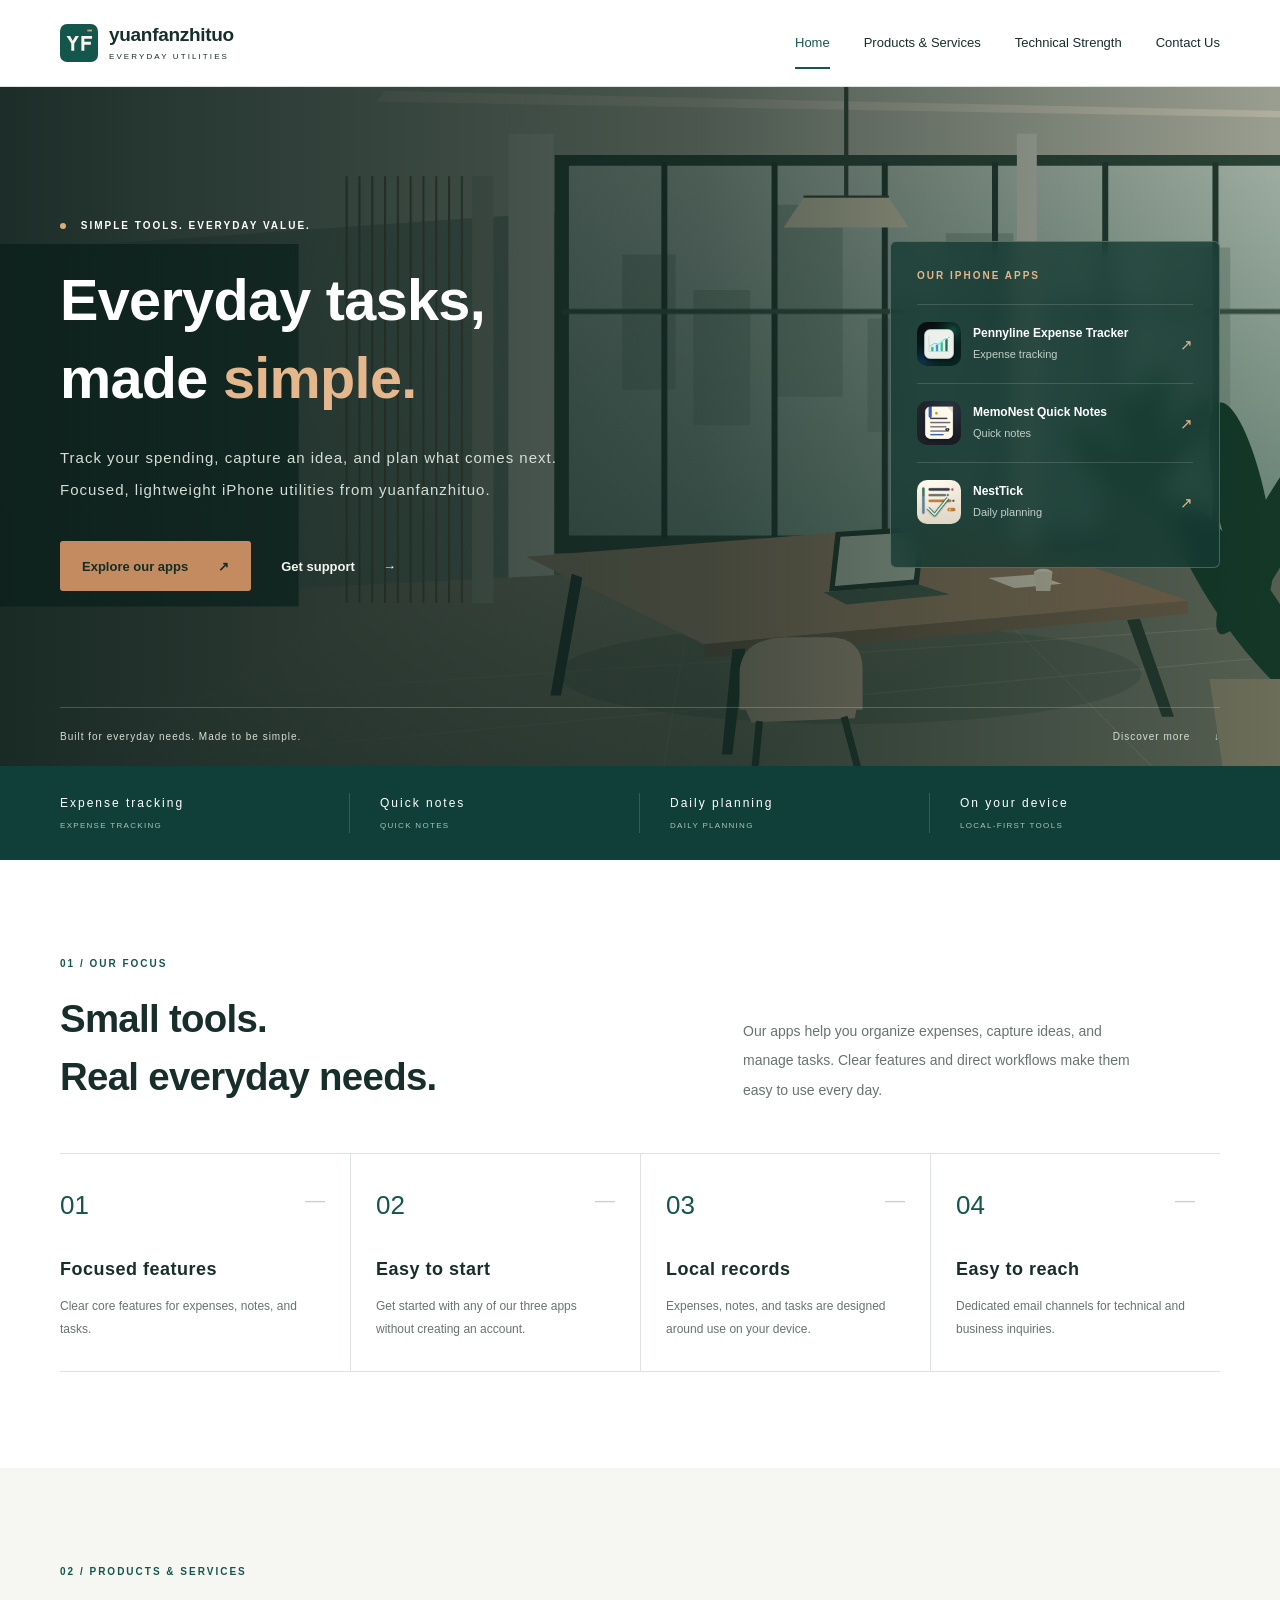
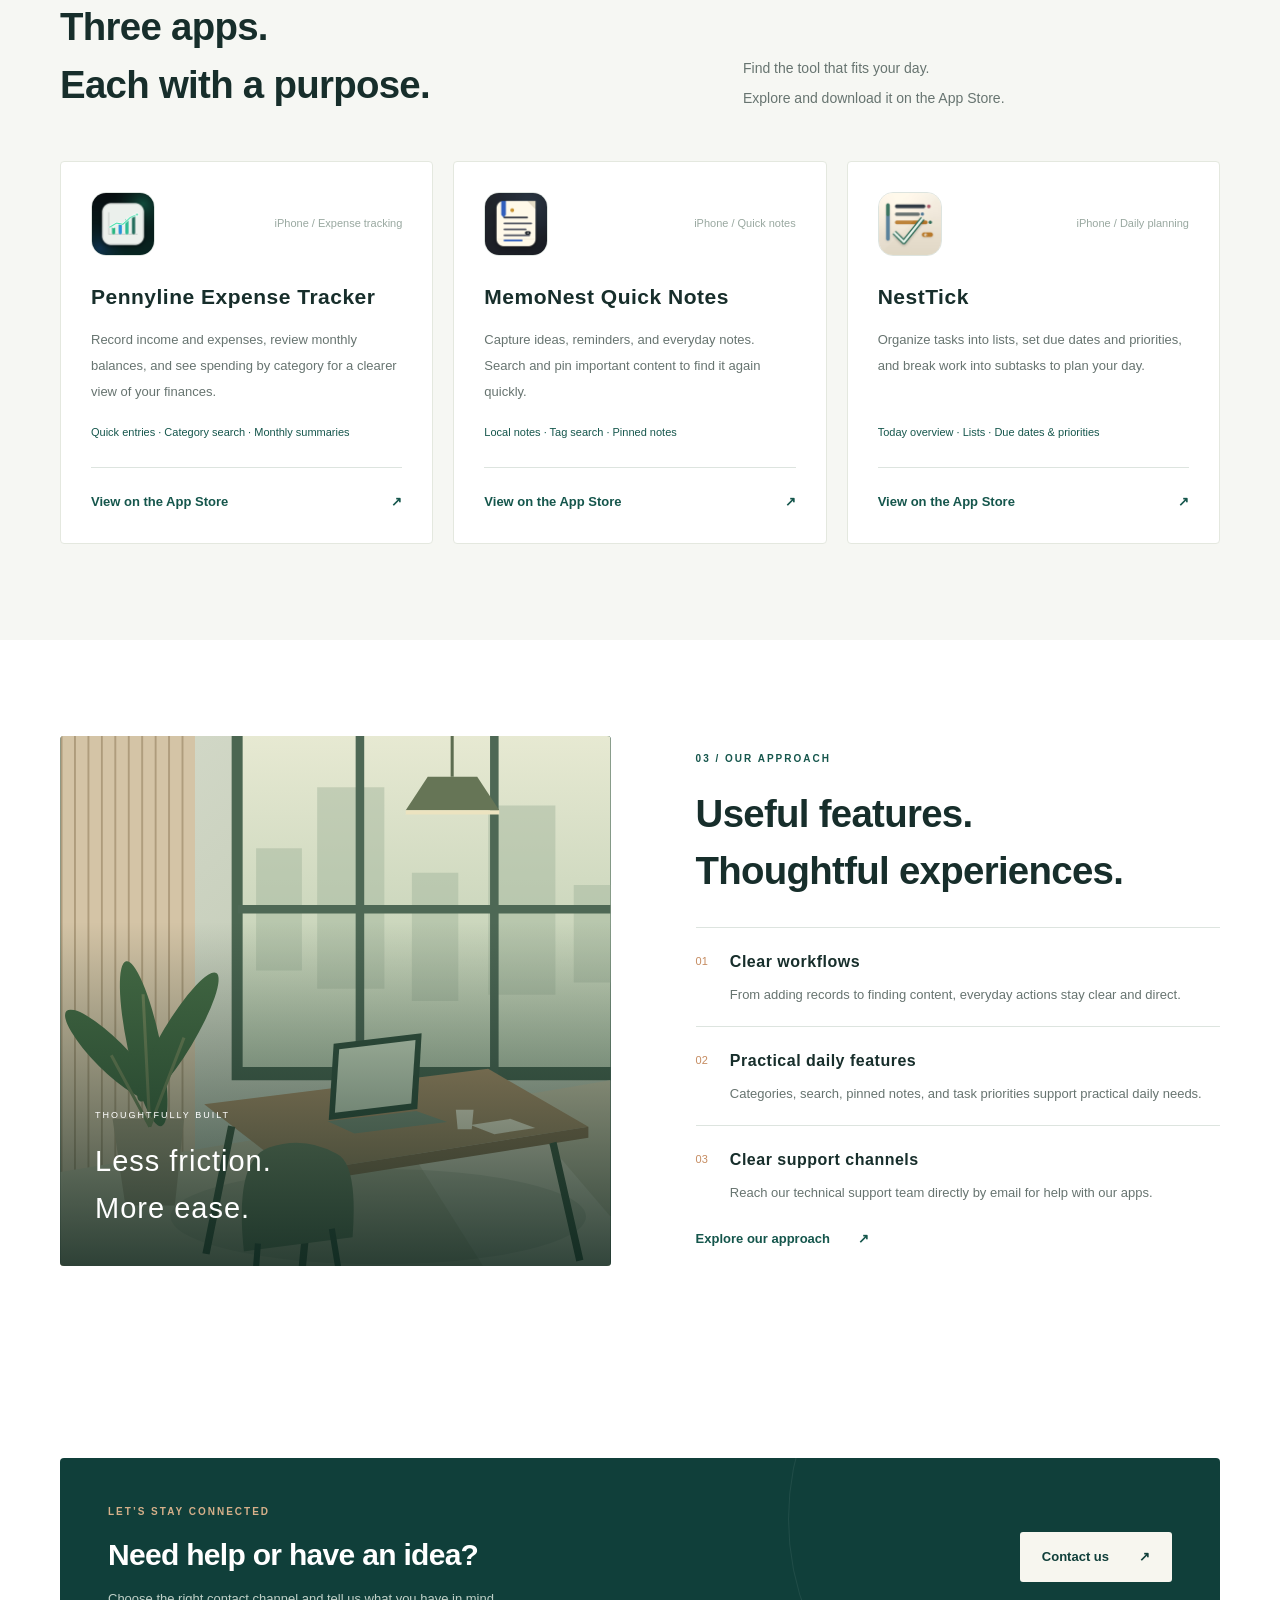
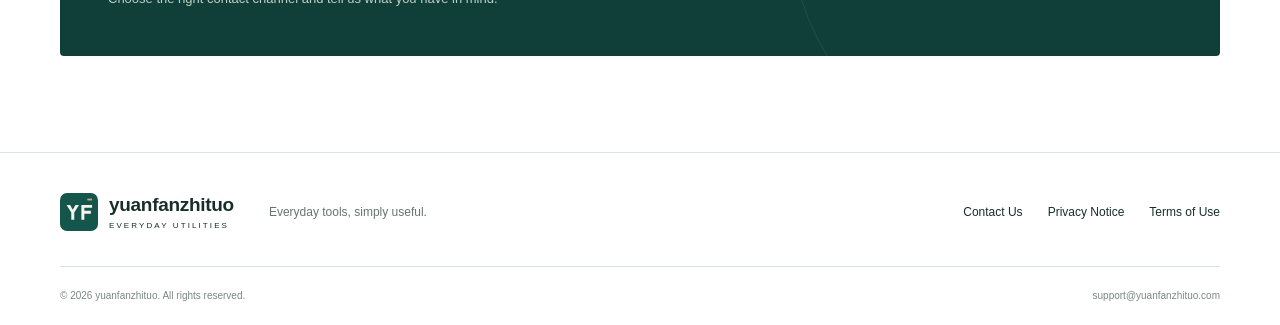
<file: index.html>
<!doctype html>
<html lang="en">
  <head>
    <meta charset="utf-8">
    <meta name="viewport" content="width=device-width, initial-scale=1">
    <meta name="theme-color" content="#103f3a">
    <meta name="description" content="Explore iPhone utilities from yuanfanzhituo: Pennyline for expenses, MemoNest for notes, and NestTick for tasks. Discover our apps and contact support.">
    <title>Everyday iPhone Utilities · yuanfanzhituo</title>
    <link rel="icon" href="assets/mark.svg" type="image/svg+xml">
    <link rel="stylesheet" href="styles.css">
  </head>
  <body>
    <a class="skip-link" href="#main">Skip to content</a><header class="site-header"><nav class="container nav" aria-label="Primary navigation"><a class="brand company-brand" href="index.html" aria-label="yuanfanzhituo home"><img src="assets/mark.svg" alt="" width="38" height="38"><span>yuanfanzhituo<span class="brand-en">EVERYDAY UTILITIES</span></span></a><div class="nav-links"><a href="index.html" aria-current="page">Home</a><a href="services.html">Products &amp; Services</a><a href="technology.html">Technical Strength</a><a href="contact.html">Contact Us</a></div></nav></header>
    <main id="main">
      <section class="hero" aria-labelledby="hero-title"><div class="hero-image" aria-hidden="true"></div><div class="container hero-inner"><div class="hero-copy"><p class="eyebrow"><span class="status-dot"></span> SIMPLE TOOLS. EVERYDAY VALUE.</p><h1 id="hero-title">Everyday tasks,<br>made <span>simple.</span></h1><p class="hero-description">Track your spending, capture an idea, and plan what comes next.<br>Focused, lightweight iPhone utilities from yuanfanzhituo.</p><div class="actions"><a class="button button-copper" href="services.html">Explore our apps <span aria-hidden="true">↗</span></a><a class="text-link light-link" href="contact.html">Get support <span aria-hidden="true">→</span></a></div></div><aside class="app-showcase" aria-label="Our iPhone apps"><p class="eyebrow">OUR IPHONE APPS</p><a class="mini-app" href="services.html#pennyline"><img src="assets/pennyline.jpg" alt="" width="44" height="44"><span><strong>Pennyline Expense Tracker</strong><small>Expense tracking</small></span><span aria-hidden="true">↗</span></a><a class="mini-app" href="services.html#memonest"><img src="assets/memonest.jpg" alt="" width="44" height="44"><span><strong>MemoNest Quick Notes</strong><small>Quick notes</small></span><span aria-hidden="true">↗</span></a><a class="mini-app" href="services.html#nesttick"><img src="assets/nesttick.jpg" alt="" width="44" height="44"><span><strong>NestTick</strong><small>Daily planning</small></span><span aria-hidden="true">↗</span></a></aside></div><div class="container hero-bottom"><span>Built for everyday needs. Made to be simple.</span><a href="#focus">Discover more <span aria-hidden="true">↓</span></a></div></section>
      <div class="principle-bar"><div class="container principles"><span>Expense tracking <small>EXPENSE TRACKING</small></span><span>Quick notes <small>QUICK NOTES</small></span><span>Daily planning <small>DAILY PLANNING</small></span><span>On your device <small>LOCAL-FIRST TOOLS</small></span></div></div>
      <section class="section container" id="focus"><div class="section-heading"><div><p class="eyebrow green">01 / OUR FOCUS</p><h2>Small tools.<br>Real everyday needs.</h2></div><p class="section-intro">Our apps help you organize expenses, capture ideas, and manage tasks. Clear features and direct workflows make them easy to use every day.</p></div><div class="values"><article><span class="value-number">01<span>—</span></span><h3>Focused features</h3><p>Clear core features for expenses, notes, and tasks.</p></article><article><span class="value-number">02<span>—</span></span><h3>Easy to start</h3><p>Get started with any of our three apps without creating an account.</p></article><article><span class="value-number">03<span>—</span></span><h3>Local records</h3><p>Expenses, notes, and tasks are designed around use on your device.</p></article><article><span class="value-number">04<span>—</span></span><h3>Easy to reach</h3><p>Dedicated email channels for technical and business inquiries.</p></article></div></section>
      <section class="section service-section"><div class="container"><div class="section-heading"><div><p class="eyebrow green">02 / PRODUCTS & SERVICES</p><h2>Three apps.<br>Each with a purpose.</h2></div><p class="section-intro">Find the tool that fits your day.<br>Explore and download it on the App Store.</p></div><div class="service-grid"><article class="service-card app-card" id="pennyline"><div class="service-top"><img class="app-icon" src="assets/pennyline.jpg" alt="Pennyline Expense Tracker app icon" width="64" height="64" loading="lazy"><span>iPhone / Expense tracking</span></div><h3>Pennyline Expense Tracker</h3><p>Record income and expenses, review monthly balances, and see spending by category for a clearer view of your finances.</p><p class="app-features">Quick entries · Category search · Monthly summaries</p><a class="text-link" href="https://apps.apple.com/cn/app/pennyline-expense-tracker/id6803852051" target="_blank" rel="noopener noreferrer" aria-label="View Pennyline Expense Tracker on the App Store (opens in a new tab)">View on the App Store <span aria-hidden="true">↗</span></a></article><article class="service-card app-card" id="memonest"><div class="service-top"><img class="app-icon" src="assets/memonest.jpg" alt="MemoNest Quick Notes app icon" width="64" height="64" loading="lazy"><span>iPhone / Quick notes</span></div><h3>MemoNest Quick Notes</h3><p>Capture ideas, reminders, and everyday notes. Search and pin important content to find it again quickly.</p><p class="app-features">Local notes · Tag search · Pinned notes</p><a class="text-link" href="https://apps.apple.com/cn/app/memonest-quick-notes/id6806918110" target="_blank" rel="noopener noreferrer" aria-label="View MemoNest Quick Notes on the App Store (opens in a new tab)">View on the App Store <span aria-hidden="true">↗</span></a></article><article class="service-card app-card" id="nesttick"><div class="service-top"><img class="app-icon" src="assets/nesttick.jpg" alt="NestTick app icon" width="64" height="64" loading="lazy"><span>iPhone / Daily planning</span></div><h3>NestTick</h3><p>Organize tasks into lists, set due dates and priorities, and break work into subtasks to plan your day.</p><p class="app-features">Today overview · Lists · Due dates &amp; priorities</p><a class="text-link" href="https://apps.apple.com/cn/app/nesttick/id6806914937" target="_blank" rel="noopener noreferrer" aria-label="View NestTick on the App Store (opens in a new tab)">View on the App Store <span aria-hidden="true">↗</span></a></article></div></div></section>
      <section class="section container"><div class="approach-grid"><div class="workspace-image"><img src="assets/workspace.svg" width="900" height="1100" loading="lazy" alt="Vector illustration of a simple workspace"><div class="image-caption"><span>THOUGHTFULLY BUILT</span><strong>Less friction.<br>More ease.</strong></div></div><div class="approach-copy"><p class="eyebrow green">03 / OUR APPROACH</p><h2>Useful features.<br>Thoughtful experiences.</h2><div class="approach-item"><span>01</span><div><h3>Clear workflows</h3><p>From adding records to finding content, everyday actions stay clear and direct.</p></div></div><div class="approach-item"><span>02</span><div><h3>Practical daily features</h3><p>Categories, search, pinned notes, and task priorities support practical daily needs.</p></div></div><div class="approach-item"><span>03</span><div><h3>Clear support channels</h3><p>Reach our technical support team directly by email for help with our apps.</p></div></div><a class="text-link" href="technology.html">Explore our approach <span aria-hidden="true">↗</span></a></div></div></section><section class="section container"><div class="contact-band"><div><p class="eyebrow">LET’S STAY CONNECTED</p><h2>Need help or have an idea?</h2><p>Choose the right contact channel and tell us what you have in mind.</p></div><a class="button button-white" href="contact.html">Contact us <span aria-hidden="true">↗</span></a></div></section></main>
    <footer class="site-footer"><div class="container footer-main"><a class="brand company-brand" href="index.html" aria-label="yuanfanzhituo home"><img src="assets/mark.svg" alt="" width="38" height="38"><span>yuanfanzhituo<span class="brand-en">EVERYDAY UTILITIES</span></span></a><p>Everyday tools, simply useful.</p><nav aria-label="Footer navigation"><a href="contact.html">Contact Us</a><a href="privacy.html">Privacy Notice</a><a href="terms.html">Terms of Use</a></nav></div><div class="container footer-bottom"><span>© 2026 yuanfanzhituo. All rights reserved.</span><a href="mailto:support@yuanfanzhituo.com">support@yuanfanzhituo.com</a></div></footer>
  </body>
</html>
</file>
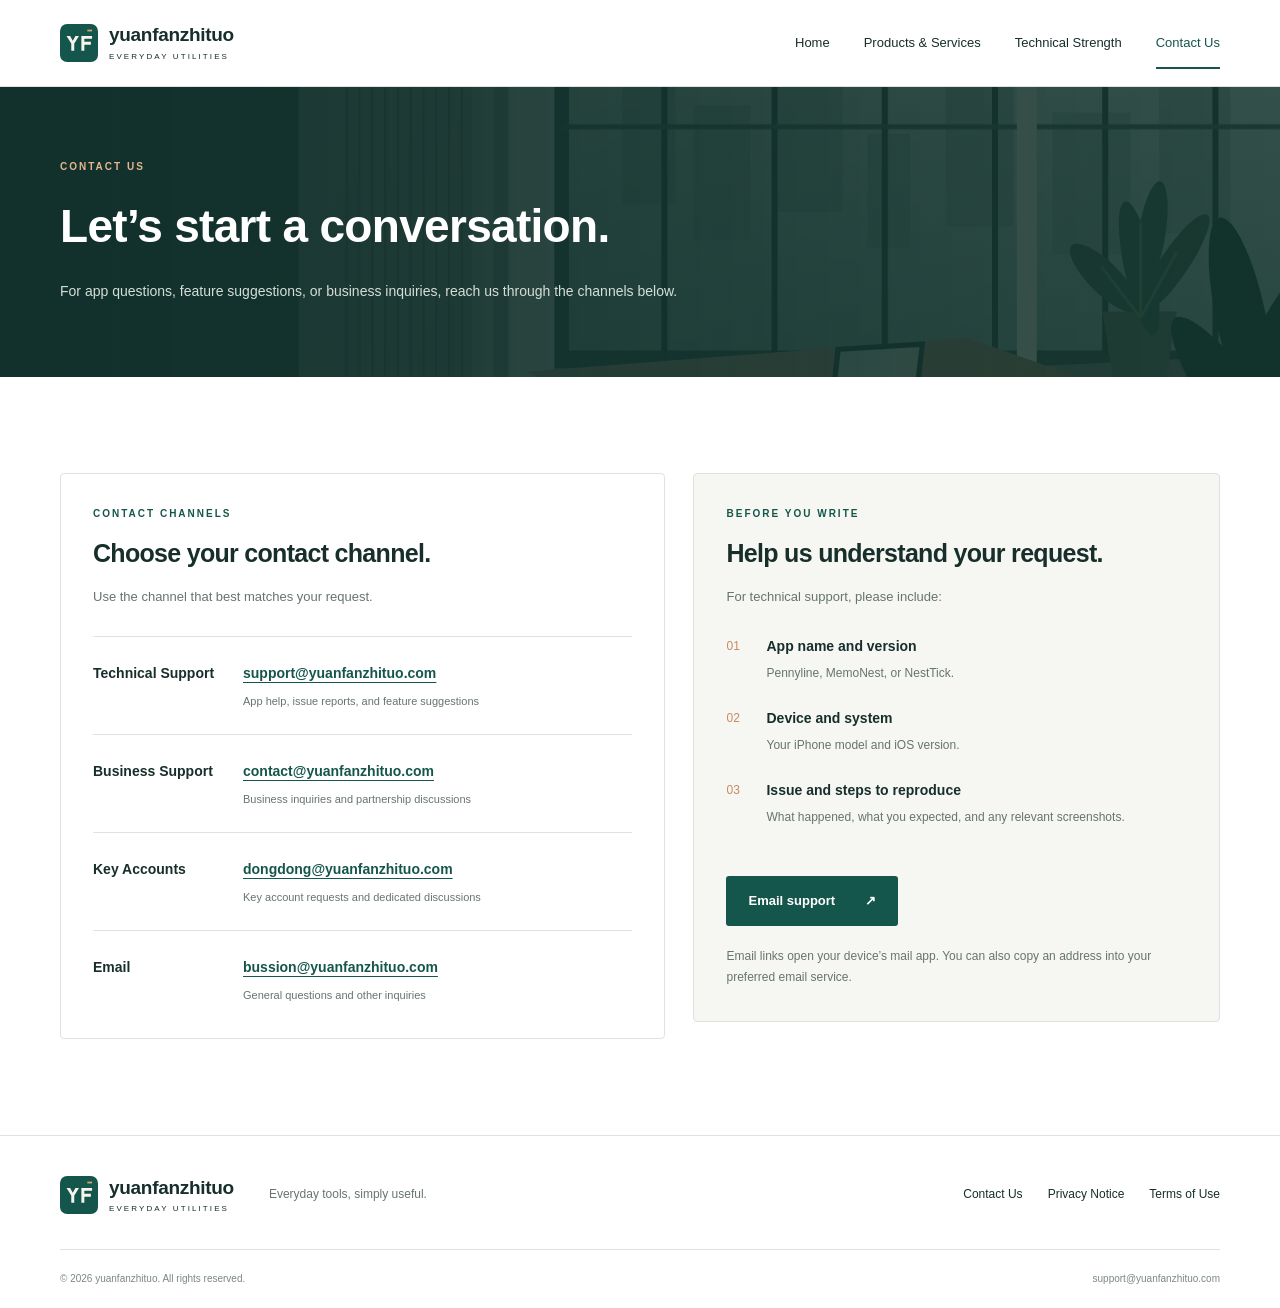
<file: contact.html>
<!doctype html>
<html lang="en">
  <head>
    <meta charset="utf-8">
    <meta name="viewport" content="width=device-width, initial-scale=1">
    <meta name="theme-color" content="#103f3a">
    <meta name="description" content="Contact yuanfanzhituo for technical support, business inquiries, key account requests, and general questions.">
    <title>Contact Us · yuanfanzhituo</title>
    <link rel="icon" href="assets/mark.svg" type="image/svg+xml">
    <link rel="stylesheet" href="styles.css">
  </head>
  <body>
    <a class="skip-link" href="#main">Skip to content</a><header class="site-header"><nav class="container nav" aria-label="Primary navigation"><a class="brand company-brand" href="index.html" aria-label="yuanfanzhituo home"><img src="assets/mark.svg" alt="" width="38" height="38"><span>yuanfanzhituo<span class="brand-en">EVERYDAY UTILITIES</span></span></a><div class="nav-links"><a href="index.html">Home</a><a href="services.html">Products &amp; Services</a><a href="technology.html">Technical Strength</a><a href="contact.html" aria-current="page">Contact Us</a></div></nav></header>
    <main id="main"><section class="page-banner"><div class="container"><p class="eyebrow">CONTACT US</p><h1>Let’s start a conversation.</h1><p>For app questions, feature suggestions, or business inquiries, reach us through the channels below.</p></div></section><section class="section container"><div class="contact-grid"><section class="contact-panel"><p class="eyebrow green">CONTACT CHANNELS</p><h2>Choose your contact channel.</h2><p class="muted">Use the channel that best matches your request.</p><ul class="contact-list"><li><div><strong>Technical Support</strong></div><div><a href="mailto:support@yuanfanzhituo.com">support@yuanfanzhituo.com</a><p>App help, issue reports, and feature suggestions</p></div></li><li><div><strong>Business Support</strong></div><div><a href="mailto:contact@yuanfanzhituo.com">contact@yuanfanzhituo.com</a><p>Business inquiries and partnership discussions</p></div></li><li><div><strong>Key Accounts</strong></div><div><a href="mailto:dongdong@yuanfanzhituo.com">dongdong@yuanfanzhituo.com</a><p>Key account requests and dedicated discussions</p></div></li><li><div><strong>Email</strong></div><div><a href="mailto:bussion@yuanfanzhituo.com">bussion@yuanfanzhituo.com</a><p>General questions and other inquiries</p></div></li></ul></section><section class="contact-panel contact-help"><p class="eyebrow green">BEFORE YOU WRITE</p><h2>Help us understand your request.</h2><p>For technical support, please include:</p><ol class="feedback-steps"><li><strong>App name and version</strong><span>Pennyline, MemoNest, or NestTick.</span></li><li><strong>Device and system</strong><span>Your iPhone model and iOS version.</span></li><li><strong>Issue and steps to reproduce</strong><span>What happened, what you expected, and any relevant screenshots.</span></li></ol><a class="button button-green" href="mailto:support@yuanfanzhituo.com?subject=App%20Support">Email support <span aria-hidden="true">↗</span></a><p class="small-note">Email links open your device’s mail app. You can also copy an address into your preferred email service.</p></section></div></section></main>
    <footer class="site-footer"><div class="container footer-main"><a class="brand company-brand" href="index.html" aria-label="yuanfanzhituo home"><img src="assets/mark.svg" alt="" width="38" height="38"><span>yuanfanzhituo<span class="brand-en">EVERYDAY UTILITIES</span></span></a><p>Everyday tools, simply useful.</p><nav aria-label="Footer navigation"><a href="contact.html">Contact Us</a><a href="privacy.html">Privacy Notice</a><a href="terms.html">Terms of Use</a></nav></div><div class="container footer-bottom"><span>© 2026 yuanfanzhituo. All rights reserved.</span><a href="mailto:support@yuanfanzhituo.com">support@yuanfanzhituo.com</a></div></footer>
  </body>
</html>
</file>
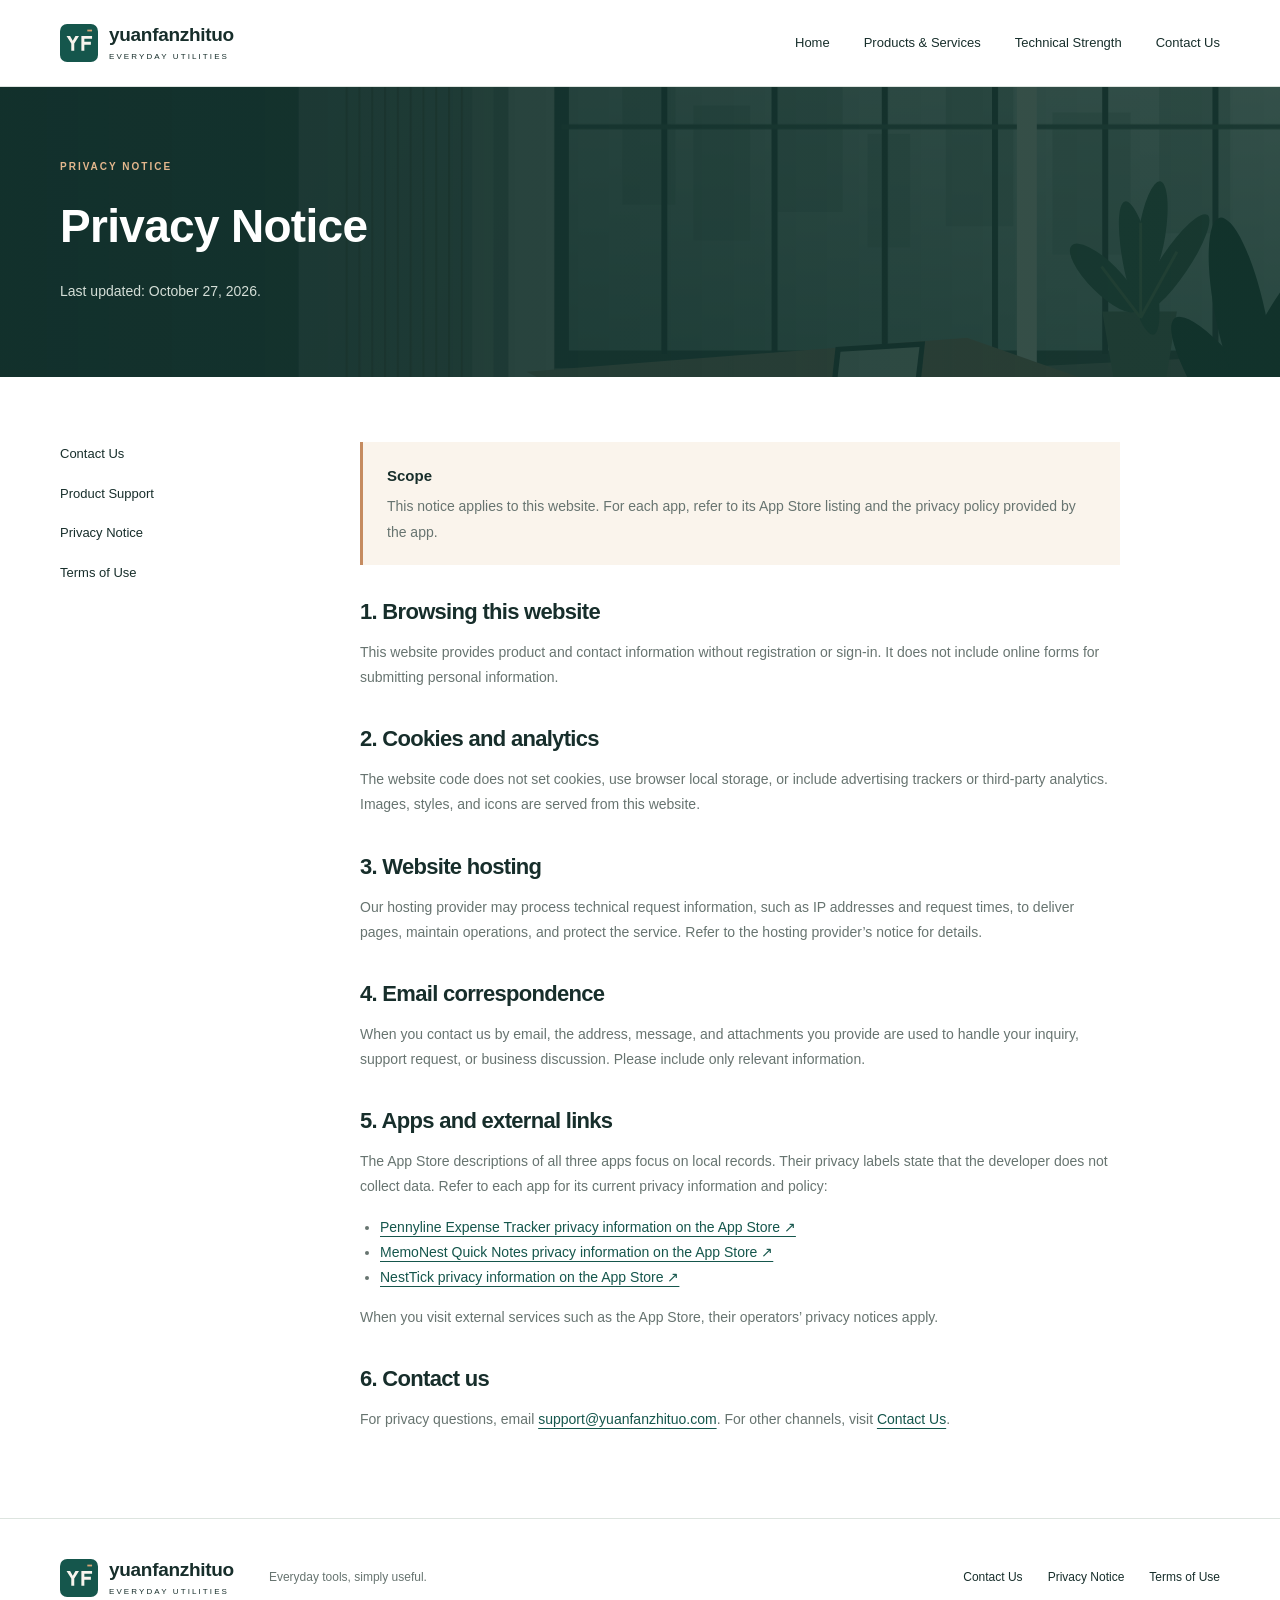
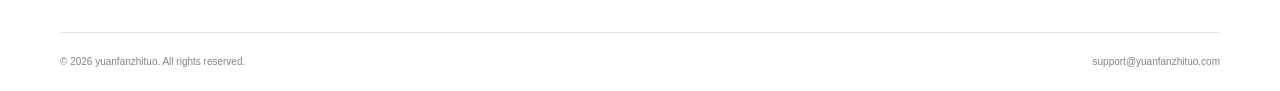
<file: privacy.html>
<!doctype html>
<html lang="en">
  <head>
    <meta charset="utf-8">
    <meta name="viewport" content="width=device-width, initial-scale=1">
    <meta name="theme-color" content="#103f3a">
    <meta name="description" content="Privacy information for this website and links to the official privacy information for our three apps.">
    <title>Privacy Notice · yuanfanzhituo</title>
    <link rel="icon" href="assets/mark.svg" type="image/svg+xml">
    <link rel="stylesheet" href="styles.css">
  </head>
  <body>
    <a class="skip-link" href="#main">Skip to content</a><header class="site-header"><nav class="container nav" aria-label="Primary navigation"><a class="brand company-brand" href="index.html" aria-label="yuanfanzhituo home"><img src="assets/mark.svg" alt="" width="38" height="38"><span>yuanfanzhituo<span class="brand-en">EVERYDAY UTILITIES</span></span></a><div class="nav-links"><a href="index.html">Home</a><a href="services.html">Products &amp; Services</a><a href="technology.html">Technical Strength</a><a href="contact.html">Contact Us</a></div></nav></header>
    <main id="main"><section class="page-banner"><div class="container"><p class="eyebrow">PRIVACY NOTICE</p><h1>Privacy Notice</h1><p>Last updated: October 27, 2026.</p></div></section><div class="container content-layout"><nav class="side-nav" aria-label="Help navigation"><a href="contact.html">Contact Us</a><a href="support.html">Product Support</a><a href="privacy.html">Privacy Notice</a><a href="terms.html">Terms of Use</a></nav><article class="document"><div class="notice"><strong>Scope</strong><p>This notice applies to this website. For each app, refer to its App Store listing and the privacy policy provided by the app.</p></div><section><h2>1. Browsing this website</h2><p>This website provides product and contact information without registration or sign-in. It does not include online forms for submitting personal information.</p></section><section><h2>2. Cookies and analytics</h2><p>The website code does not set cookies, use browser local storage, or include advertising trackers or third-party analytics. Images, styles, and icons are served from this website.</p></section><section><h2>3. Website hosting</h2><p>Our hosting provider may process technical request information, such as IP addresses and request times, to deliver pages, maintain operations, and protect the service. Refer to the hosting provider’s notice for details.</p></section><section><h2>4. Email correspondence</h2><p>When you contact us by email, the address, message, and attachments you provide are used to handle your inquiry, support request, or business discussion. Please include only relevant information.</p></section><section><h2>5. Apps and external links</h2><p>The App Store descriptions of all three apps focus on local records. Their privacy labels state that the developer does not collect data. Refer to each app for its current privacy information and policy:</p><ul><li><a href="https://apps.apple.com/cn/app/pennyline-expense-tracker/id6803852051" target="_blank" rel="noopener noreferrer">Pennyline Expense Tracker privacy information on the App Store ↗</a></li><li><a href="https://apps.apple.com/cn/app/memonest-quick-notes/id6806918110" target="_blank" rel="noopener noreferrer">MemoNest Quick Notes privacy information on the App Store ↗</a></li><li><a href="https://apps.apple.com/cn/app/nesttick/id6806914937" target="_blank" rel="noopener noreferrer">NestTick privacy information on the App Store ↗</a></li></ul><p>When you visit external services such as the App Store, their operators’ privacy notices apply.</p></section><section><h2>6. Contact us</h2><p>For privacy questions, email <a href="mailto:support@yuanfanzhituo.com">support@yuanfanzhituo.com</a>. For other channels, visit <a href="contact.html">Contact Us</a>.</p></section></article></div></main>
    <footer class="site-footer"><div class="container footer-main"><a class="brand company-brand" href="index.html" aria-label="yuanfanzhituo home"><img src="assets/mark.svg" alt="" width="38" height="38"><span>yuanfanzhituo<span class="brand-en">EVERYDAY UTILITIES</span></span></a><p>Everyday tools, simply useful.</p><nav aria-label="Footer navigation"><a href="contact.html">Contact Us</a><a href="privacy.html">Privacy Notice</a><a href="terms.html">Terms of Use</a></nav></div><div class="container footer-bottom"><span>© 2026 yuanfanzhituo. All rights reserved.</span><a href="mailto:support@yuanfanzhituo.com">support@yuanfanzhituo.com</a></div></footer>
  </body>
</html>
</file>
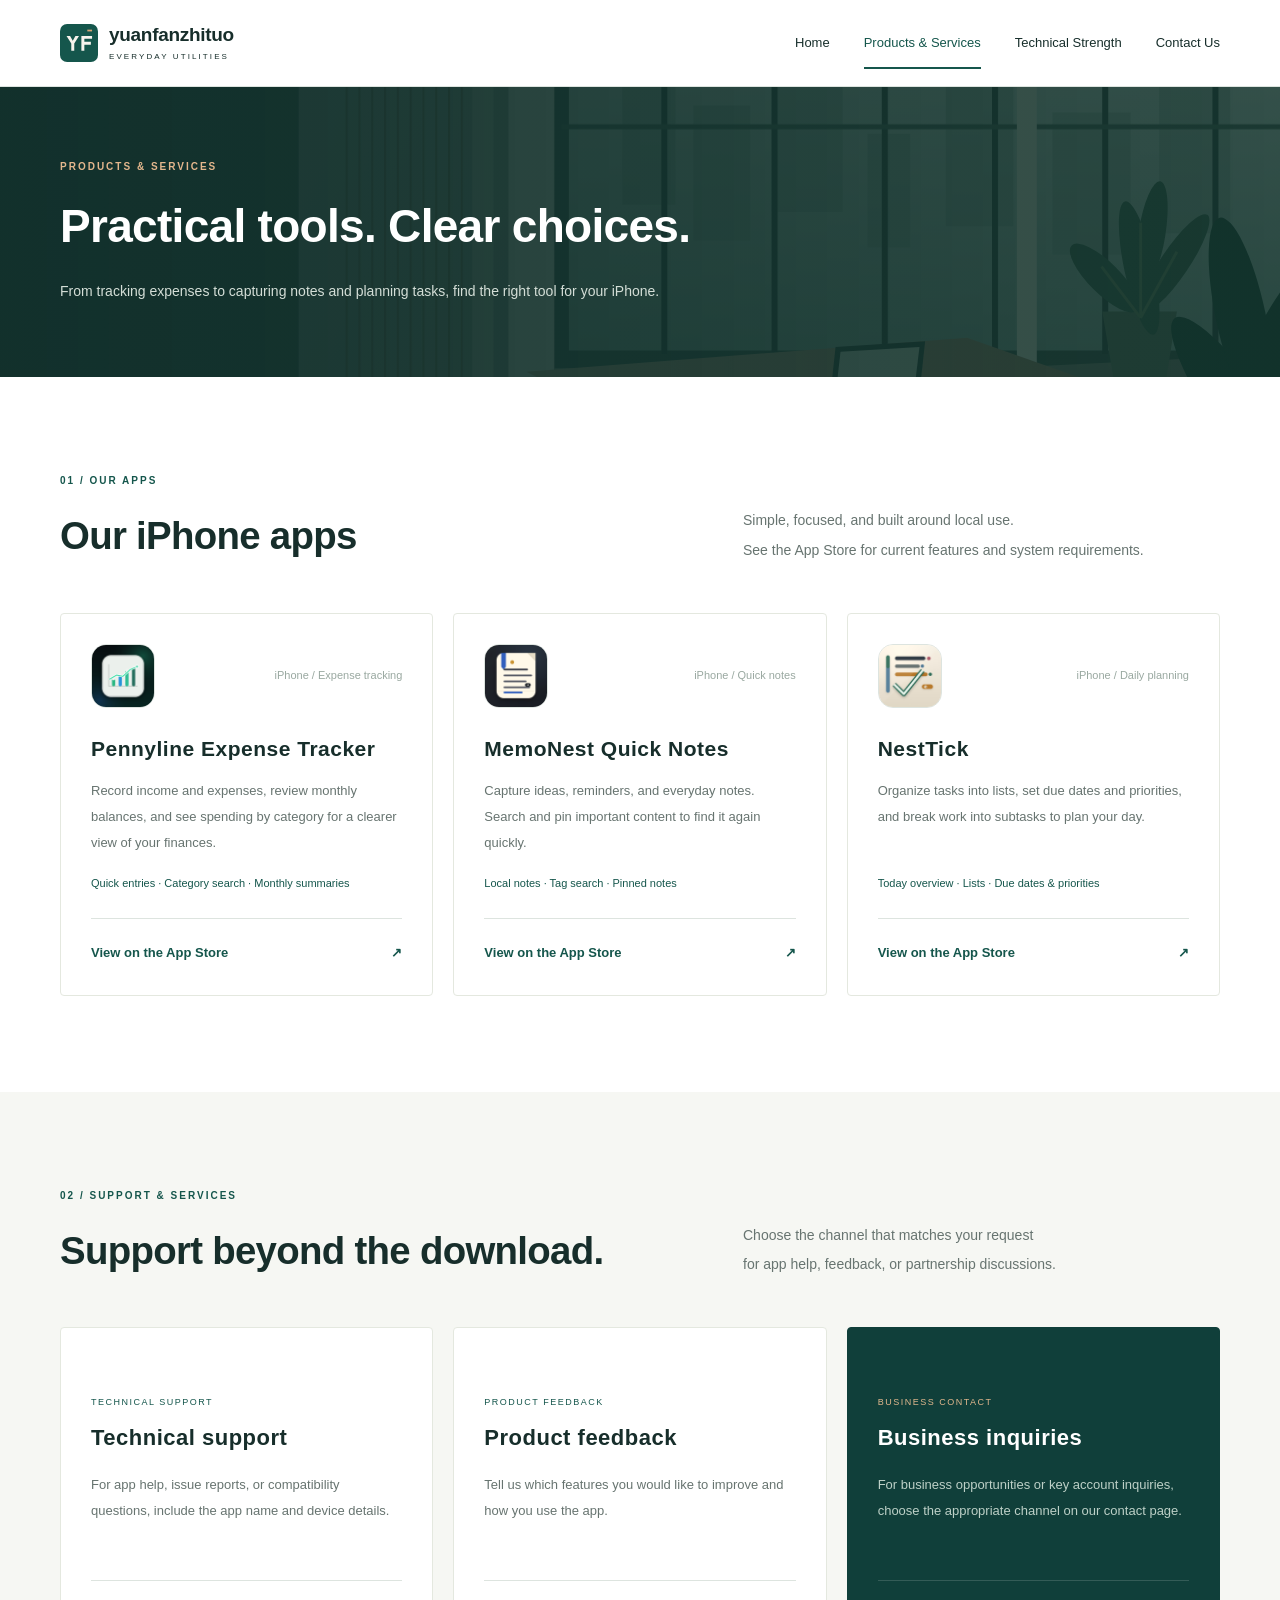
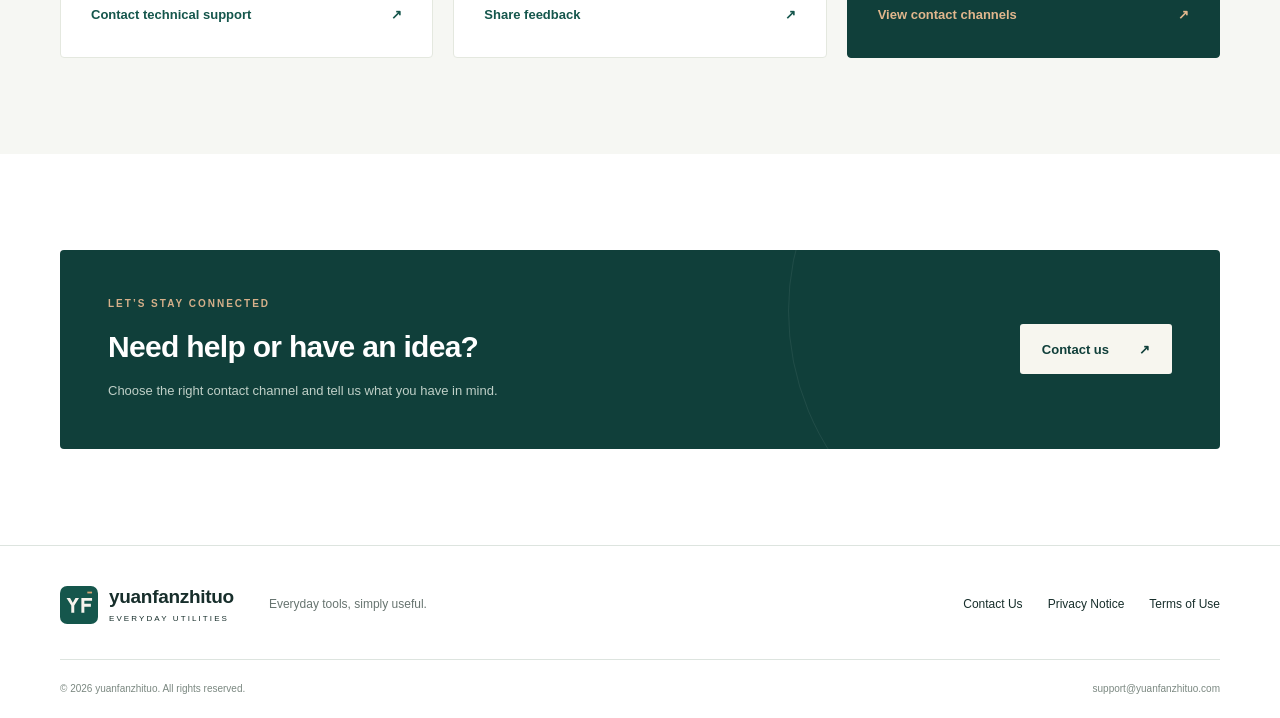
<file: services.html>
<!doctype html>
<html lang="en">
  <head>
    <meta charset="utf-8">
    <meta name="viewport" content="width=device-width, initial-scale=1">
    <meta name="theme-color" content="#103f3a">
    <meta name="description" content="Discover Pennyline Expense Tracker, MemoNest Quick Notes, and NestTick for iPhone, with product support and business contact channels.">
    <title>Products &amp; Services · yuanfanzhituo</title>
    <link rel="icon" href="assets/mark.svg" type="image/svg+xml">
    <link rel="stylesheet" href="styles.css">
  </head>
  <body>
    <a class="skip-link" href="#main">Skip to content</a><header class="site-header"><nav class="container nav" aria-label="Primary navigation"><a class="brand company-brand" href="index.html" aria-label="yuanfanzhituo home"><img src="assets/mark.svg" alt="" width="38" height="38"><span>yuanfanzhituo<span class="brand-en">EVERYDAY UTILITIES</span></span></a><div class="nav-links"><a href="index.html">Home</a><a href="services.html" aria-current="page">Products &amp; Services</a><a href="technology.html">Technical Strength</a><a href="contact.html">Contact Us</a></div></nav></header>
    <main id="main"><section class="page-banner"><div class="container"><p class="eyebrow">PRODUCTS & SERVICES</p><h1>Practical tools. Clear choices.</h1><p>From tracking expenses to capturing notes and planning tasks, find the right tool for your iPhone.</p></div></section>
      <section class="section container"><div class="section-heading"><div><p class="eyebrow green">01 / OUR APPS</p><h2>Our iPhone apps</h2></div><p class="section-intro">Simple, focused, and built around local use.<br>See the App Store for current features and system requirements.</p></div><div class="service-grid"><article class="service-card app-card" id="pennyline"><div class="service-top"><img class="app-icon" src="assets/pennyline.jpg" alt="Pennyline Expense Tracker app icon" width="64" height="64" loading="lazy"><span>iPhone / Expense tracking</span></div><h3>Pennyline Expense Tracker</h3><p>Record income and expenses, review monthly balances, and see spending by category for a clearer view of your finances.</p><p class="app-features">Quick entries · Category search · Monthly summaries</p><a class="text-link" href="https://apps.apple.com/cn/app/pennyline-expense-tracker/id6803852051" target="_blank" rel="noopener noreferrer" aria-label="View Pennyline Expense Tracker on the App Store (opens in a new tab)">View on the App Store <span aria-hidden="true">↗</span></a></article><article class="service-card app-card" id="memonest"><div class="service-top"><img class="app-icon" src="assets/memonest.jpg" alt="MemoNest Quick Notes app icon" width="64" height="64" loading="lazy"><span>iPhone / Quick notes</span></div><h3>MemoNest Quick Notes</h3><p>Capture ideas, reminders, and everyday notes. Search and pin important content to find it again quickly.</p><p class="app-features">Local notes · Tag search · Pinned notes</p><a class="text-link" href="https://apps.apple.com/cn/app/memonest-quick-notes/id6806918110" target="_blank" rel="noopener noreferrer" aria-label="View MemoNest Quick Notes on the App Store (opens in a new tab)">View on the App Store <span aria-hidden="true">↗</span></a></article><article class="service-card app-card" id="nesttick"><div class="service-top"><img class="app-icon" src="assets/nesttick.jpg" alt="NestTick app icon" width="64" height="64" loading="lazy"><span>iPhone / Daily planning</span></div><h3>NestTick</h3><p>Organize tasks into lists, set due dates and priorities, and break work into subtasks to plan your day.</p><p class="app-features">Today overview · Lists · Due dates &amp; priorities</p><a class="text-link" href="https://apps.apple.com/cn/app/nesttick/id6806914937" target="_blank" rel="noopener noreferrer" aria-label="View NestTick on the App Store (opens in a new tab)">View on the App Store <span aria-hidden="true">↗</span></a></article></div></section>
      <section class="section service-section"><div class="container"><div class="section-heading"><div><p class="eyebrow green">02 / SUPPORT & SERVICES</p><h2>Support beyond the download.</h2></div><p class="section-intro">Choose the channel that matches your request<br>for app help, feedback, or partnership discussions.</p></div><div class="service-grid"><article class="service-card"><p class="card-label">TECHNICAL SUPPORT</p><h3>Technical support</h3><p>For app help, issue reports, or compatibility questions, include the app name and device details.</p><a class="text-link" href="mailto:support@yuanfanzhituo.com">Contact technical support <span aria-hidden="true">↗</span></a></article><article class="service-card"><p class="card-label">PRODUCT FEEDBACK</p><h3>Product feedback</h3><p>Tell us which features you would like to improve and how you use the app.</p><a class="text-link" href="mailto:support@yuanfanzhituo.com">Share feedback <span aria-hidden="true">↗</span></a></article><article class="service-card dark-card"><p class="card-label">BUSINESS CONTACT</p><h3>Business inquiries</h3><p>For business opportunities or key account inquiries, choose the appropriate channel on our contact page.</p><a class="text-link" href="contact.html">View contact channels <span aria-hidden="true">↗</span></a></article></div></div></section><section class="section container"><div class="contact-band"><div><p class="eyebrow">LET’S STAY CONNECTED</p><h2>Need help or have an idea?</h2><p>Choose the right contact channel and tell us what you have in mind.</p></div><a class="button button-white" href="contact.html">Contact us <span aria-hidden="true">↗</span></a></div></section></main>
    <footer class="site-footer"><div class="container footer-main"><a class="brand company-brand" href="index.html" aria-label="yuanfanzhituo home"><img src="assets/mark.svg" alt="" width="38" height="38"><span>yuanfanzhituo<span class="brand-en">EVERYDAY UTILITIES</span></span></a><p>Everyday tools, simply useful.</p><nav aria-label="Footer navigation"><a href="contact.html">Contact Us</a><a href="privacy.html">Privacy Notice</a><a href="terms.html">Terms of Use</a></nav></div><div class="container footer-bottom"><span>© 2026 yuanfanzhituo. All rights reserved.</span><a href="mailto:support@yuanfanzhituo.com">support@yuanfanzhituo.com</a></div></footer>
  </body>
</html>
</file>
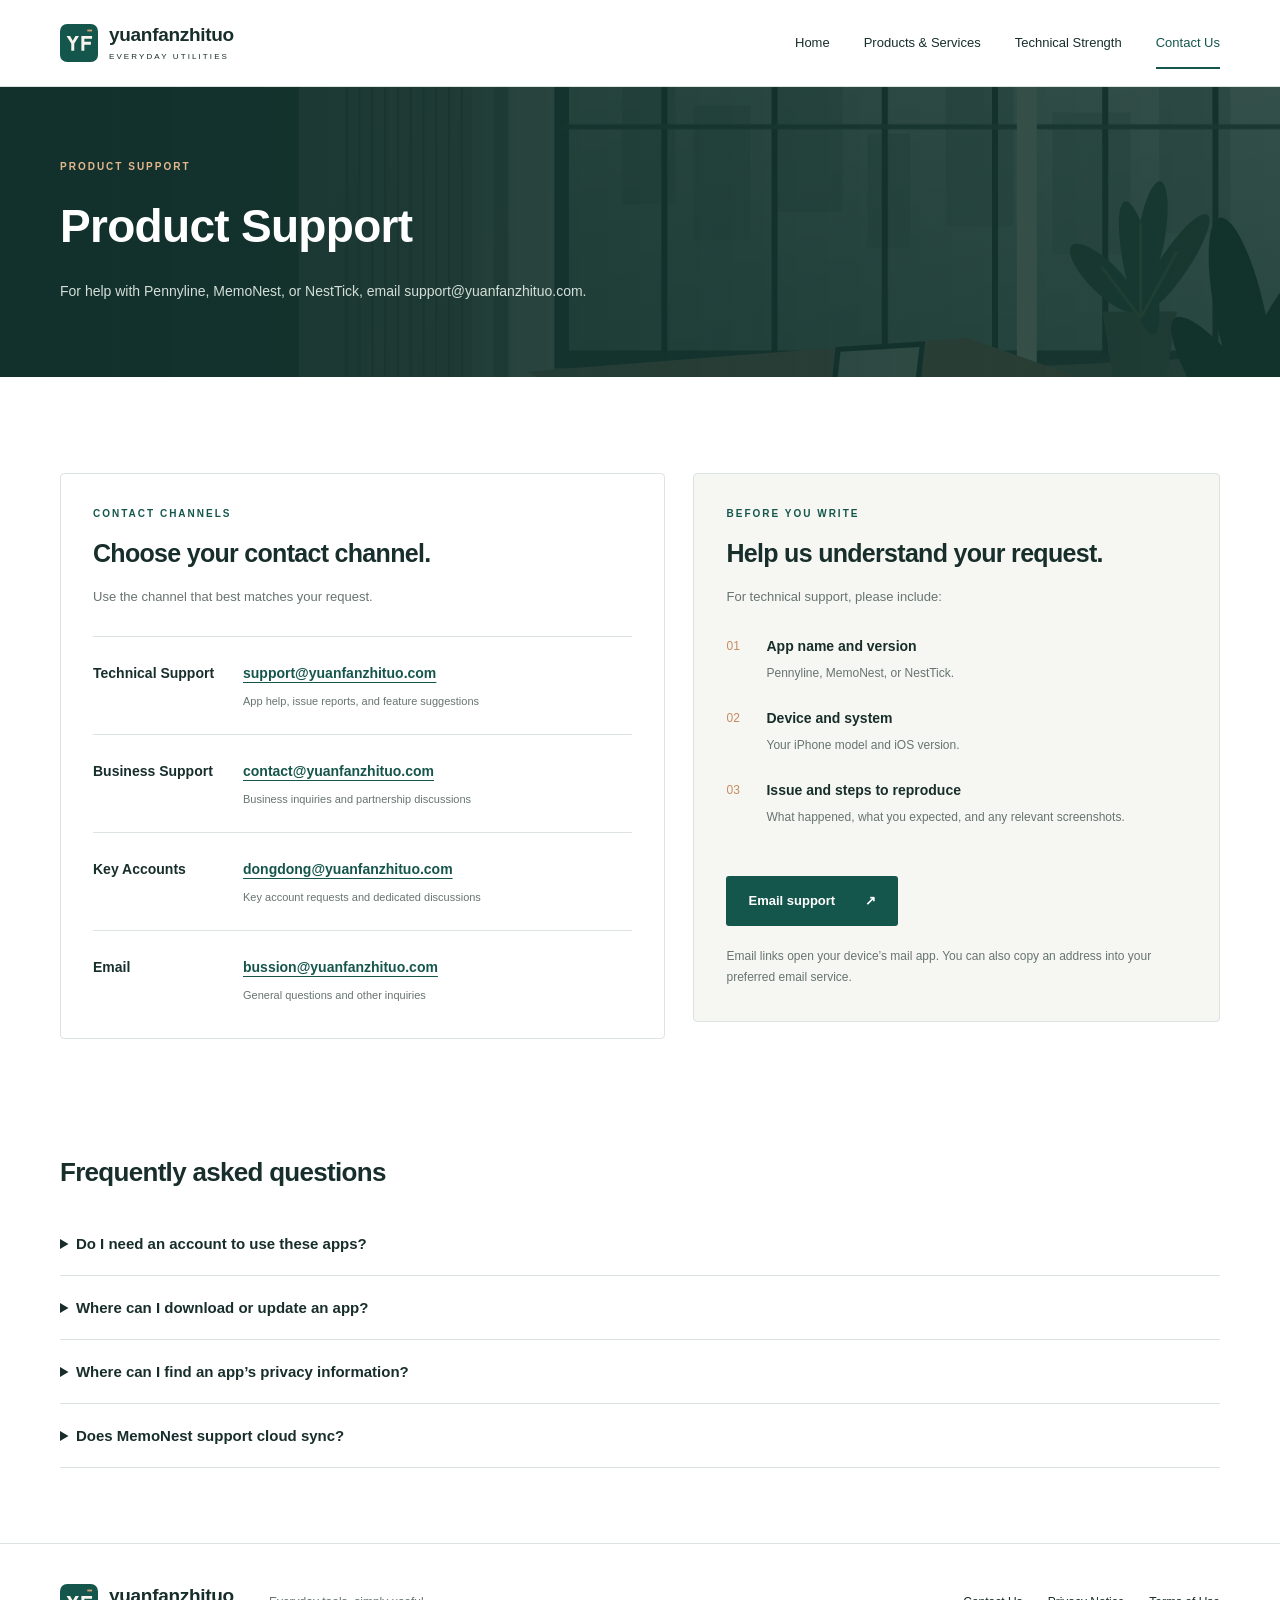
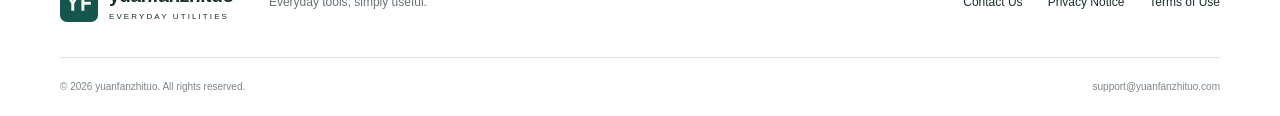
<file: support.html>
<!doctype html>
<html lang="en">
  <head>
    <meta charset="utf-8">
    <meta name="viewport" content="width=device-width, initial-scale=1">
    <meta name="theme-color" content="#103f3a">
    <meta name="description" content="Help with Pennyline, MemoNest, and NestTick. Contact technical support at support@yuanfanzhituo.com.">
    <title>Product Support · yuanfanzhituo</title>
    <link rel="icon" href="assets/mark.svg" type="image/svg+xml">
    <link rel="stylesheet" href="styles.css">
  </head>
  <body>
    <a class="skip-link" href="#main">Skip to content</a><header class="site-header"><nav class="container nav" aria-label="Primary navigation"><a class="brand company-brand" href="index.html" aria-label="yuanfanzhituo home"><img src="assets/mark.svg" alt="" width="38" height="38"><span>yuanfanzhituo<span class="brand-en">EVERYDAY UTILITIES</span></span></a><div class="nav-links"><a href="index.html">Home</a><a href="services.html">Products &amp; Services</a><a href="technology.html">Technical Strength</a><a href="contact.html" aria-current="page">Contact Us</a></div></nav></header>
    <main id="main"><section class="page-banner"><div class="container"><p class="eyebrow">PRODUCT SUPPORT</p><h1>Product Support</h1><p>For help with Pennyline, MemoNest, or NestTick, email support@yuanfanzhituo.com.</p></div></section><section class="section container"><div class="contact-grid"><section class="contact-panel"><p class="eyebrow green">CONTACT CHANNELS</p><h2>Choose your contact channel.</h2><p class="muted">Use the channel that best matches your request.</p><ul class="contact-list"><li><div><strong>Technical Support</strong></div><div><a href="mailto:support@yuanfanzhituo.com">support@yuanfanzhituo.com</a><p>App help, issue reports, and feature suggestions</p></div></li><li><div><strong>Business Support</strong></div><div><a href="mailto:contact@yuanfanzhituo.com">contact@yuanfanzhituo.com</a><p>Business inquiries and partnership discussions</p></div></li><li><div><strong>Key Accounts</strong></div><div><a href="mailto:dongdong@yuanfanzhituo.com">dongdong@yuanfanzhituo.com</a><p>Key account requests and dedicated discussions</p></div></li><li><div><strong>Email</strong></div><div><a href="mailto:bussion@yuanfanzhituo.com">bussion@yuanfanzhituo.com</a><p>General questions and other inquiries</p></div></li></ul></section><section class="contact-panel contact-help"><p class="eyebrow green">BEFORE YOU WRITE</p><h2>Help us understand your request.</h2><p>For technical support, please include:</p><ol class="feedback-steps"><li><strong>App name and version</strong><span>Pennyline, MemoNest, or NestTick.</span></li><li><strong>Device and system</strong><span>Your iPhone model and iOS version.</span></li><li><strong>Issue and steps to reproduce</strong><span>What happened, what you expected, and any relevant screenshots.</span></li></ol><a class="button button-green" href="mailto:support@yuanfanzhituo.com?subject=App%20Support">Email support <span aria-hidden="true">↗</span></a><p class="small-note">Email links open your device’s mail app. You can also copy an address into your preferred email service.</p></section></div></section><section class="container faq-section"><h2>Frequently asked questions</h2><details><summary>Do I need an account to use these apps?</summary><p>No account is required. All three apps are designed around records stored and used on your device.</p></details><details><summary>Where can I download or update an app?</summary><p>Visit the <a href="services.html">Products &amp; Services</a> page, choose an app, and follow its App Store link to download or update it.</p></details><details><summary>Where can I find an app’s privacy information?</summary><p>See the app’s App Store listing for privacy information and the privacy policy link provided by the app.</p></details><details><summary>Does MemoNest support cloud sync?</summary><p>MemoNest focuses on local notes. Its current App Store description does not offer cloud sync or collaboration.</p></details></section></main>
    <footer class="site-footer"><div class="container footer-main"><a class="brand company-brand" href="index.html" aria-label="yuanfanzhituo home"><img src="assets/mark.svg" alt="" width="38" height="38"><span>yuanfanzhituo<span class="brand-en">EVERYDAY UTILITIES</span></span></a><p>Everyday tools, simply useful.</p><nav aria-label="Footer navigation"><a href="contact.html">Contact Us</a><a href="privacy.html">Privacy Notice</a><a href="terms.html">Terms of Use</a></nav></div><div class="container footer-bottom"><span>© 2026 yuanfanzhituo. All rights reserved.</span><a href="mailto:support@yuanfanzhituo.com">support@yuanfanzhituo.com</a></div></footer>
  </body>
</html>
</file>
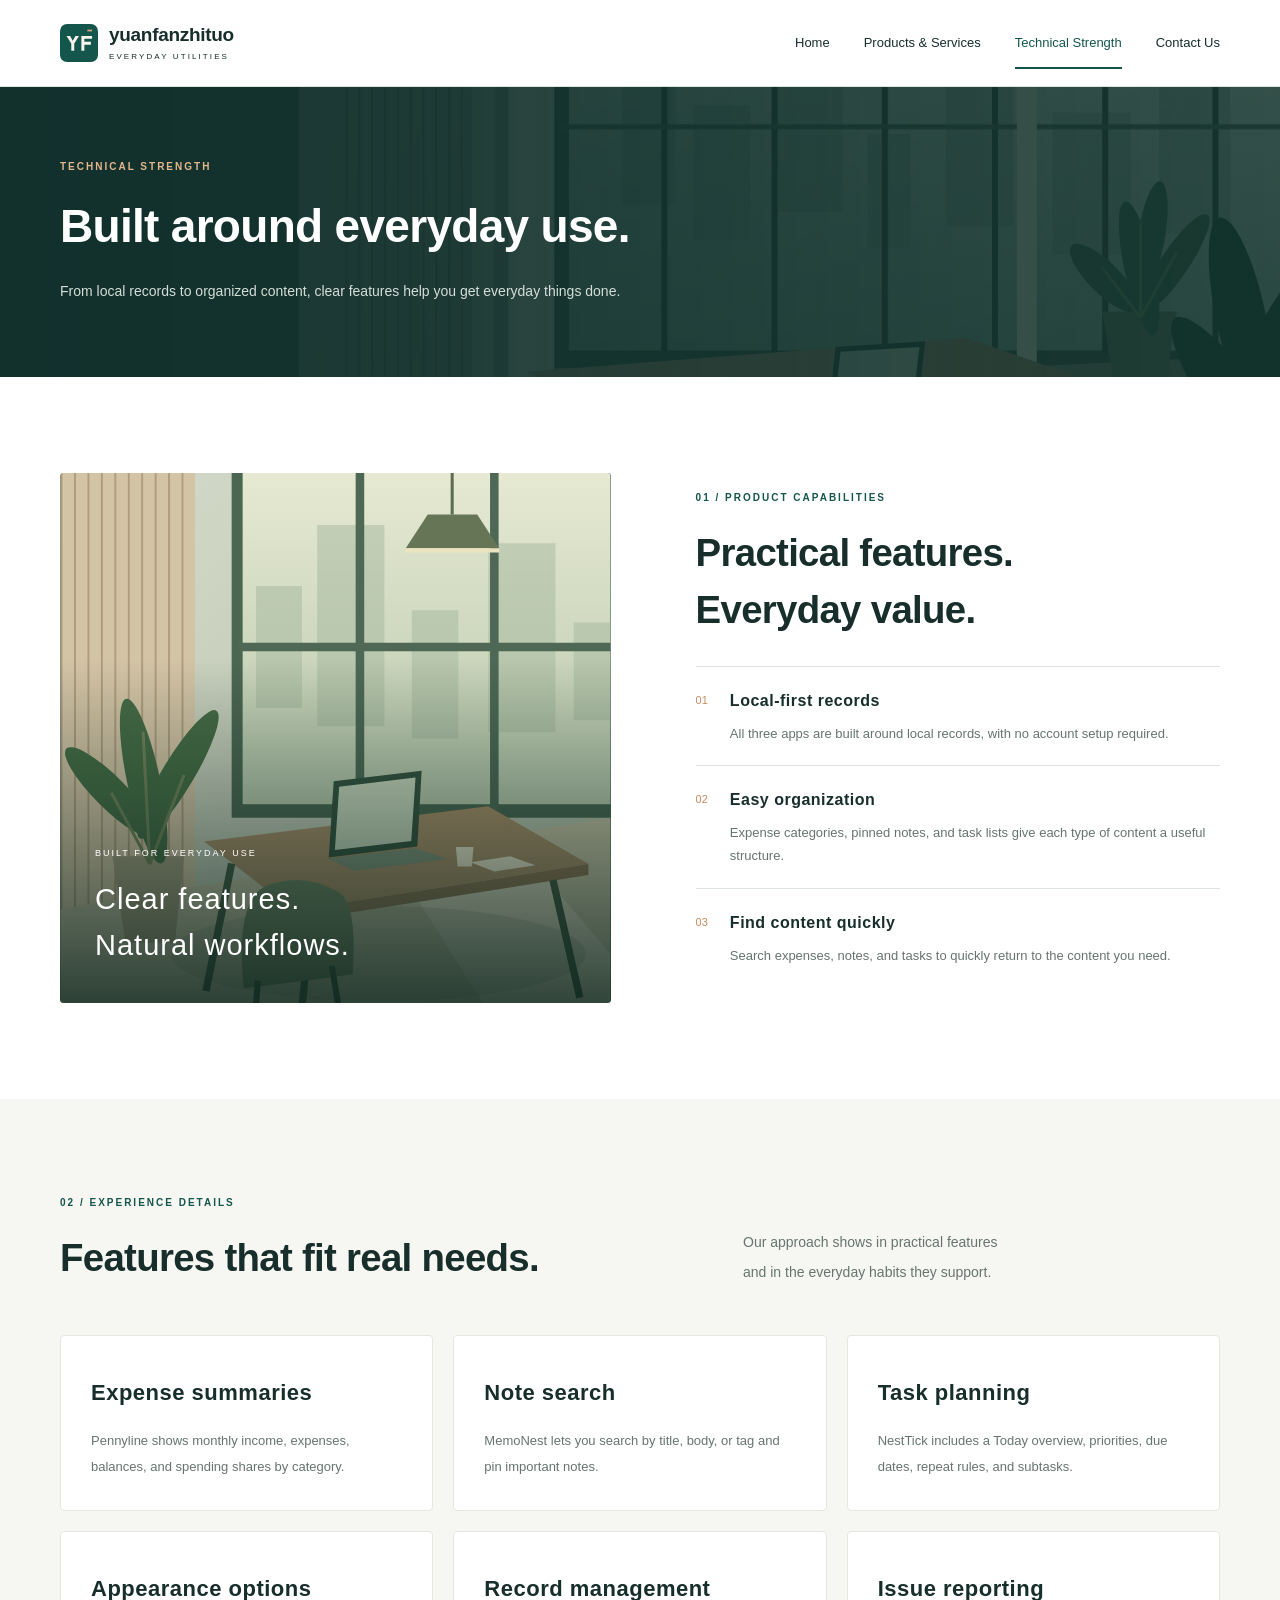
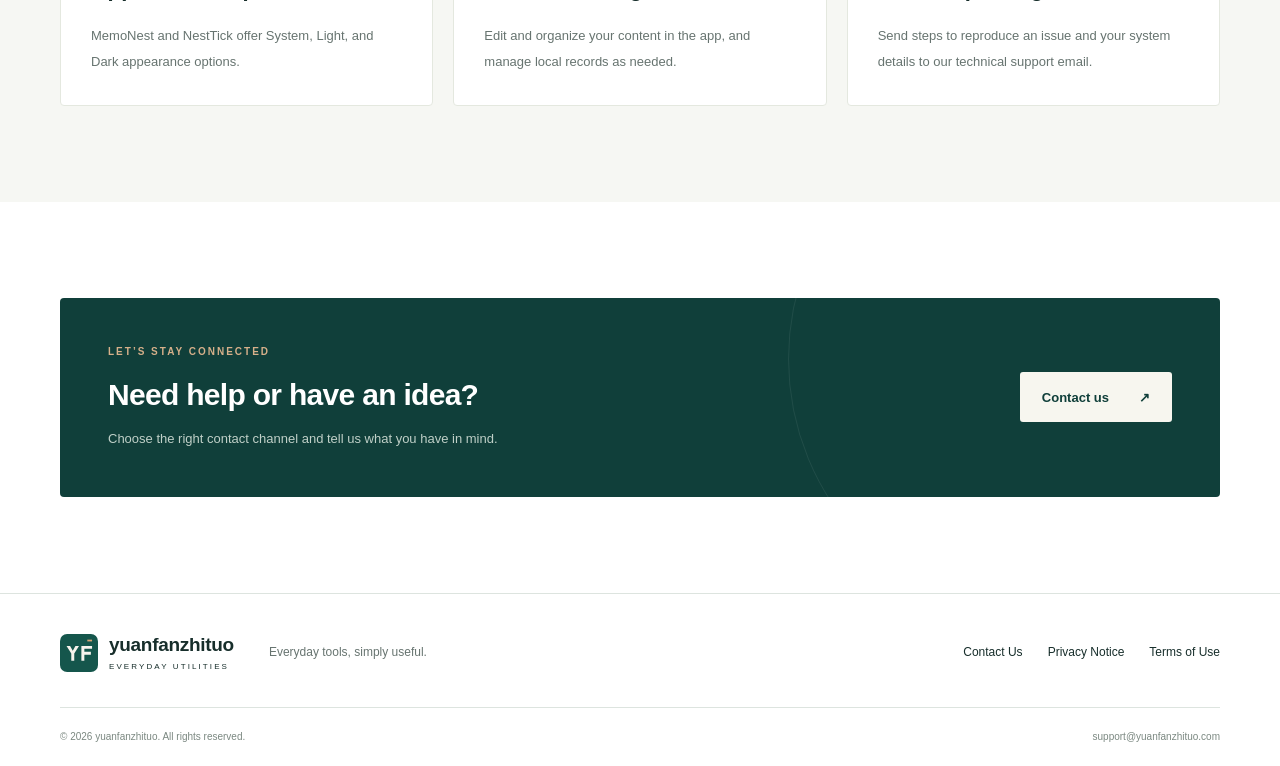
<file: technology.html>
<!doctype html>
<html lang="en">
  <head>
    <meta charset="utf-8">
    <meta name="viewport" content="width=device-width, initial-scale=1">
    <meta name="theme-color" content="#103f3a">
    <meta name="description" content="Explore local records, search, organization, and everyday iPhone experiences in yuanfanzhituo utility apps.">
    <title>Technical Strength · yuanfanzhituo</title>
    <link rel="icon" href="assets/mark.svg" type="image/svg+xml">
    <link rel="stylesheet" href="styles.css">
  </head>
  <body>
    <a class="skip-link" href="#main">Skip to content</a><header class="site-header"><nav class="container nav" aria-label="Primary navigation"><a class="brand company-brand" href="index.html" aria-label="yuanfanzhituo home"><img src="assets/mark.svg" alt="" width="38" height="38"><span>yuanfanzhituo<span class="brand-en">EVERYDAY UTILITIES</span></span></a><div class="nav-links"><a href="index.html">Home</a><a href="services.html">Products &amp; Services</a><a href="technology.html" aria-current="page">Technical Strength</a><a href="contact.html">Contact Us</a></div></nav></header>
    <main id="main"><section class="page-banner"><div class="container"><p class="eyebrow">TECHNICAL STRENGTH</p><h1>Built around everyday use.</h1><p>From local records to organized content, clear features help you get everyday things done.</p></div></section>
      <section class="section container"><div class="approach-grid"><div class="workspace-image"><img src="assets/workspace.svg" width="900" height="1100" loading="lazy" alt="Vector illustration of a naturally lit workspace"><div class="image-caption"><span>BUILT FOR EVERYDAY USE</span><strong>Clear features.<br>Natural workflows.</strong></div></div><div class="approach-copy"><p class="eyebrow green">01 / PRODUCT CAPABILITIES</p><h2>Practical features.<br>Everyday value.</h2><div class="approach-item"><span>01</span><div><h3>Local-first records</h3><p>All three apps are built around local records, with no account setup required.</p></div></div><div class="approach-item"><span>02</span><div><h3>Easy organization</h3><p>Expense categories, pinned notes, and task lists give each type of content a useful structure.</p></div></div><div class="approach-item"><span>03</span><div><h3>Find content quickly</h3><p>Search expenses, notes, and tasks to quickly return to the content you need.</p></div></div></div></div></section>
      <section class="section service-section"><div class="container"><div class="section-heading"><div><p class="eyebrow green">02 / EXPERIENCE DETAILS</p><h2>Features that fit real needs.</h2></div><p class="section-intro">Our approach shows in practical features<br>and in the everyday habits they support.</p></div><div class="service-grid compact-cards"><article class="service-card"><h3>Expense summaries</h3><p>Pennyline shows monthly income, expenses, balances, and spending shares by category.</p></article><article class="service-card"><h3>Note search</h3><p>MemoNest lets you search by title, body, or tag and pin important notes.</p></article><article class="service-card"><h3>Task planning</h3><p>NestTick includes a Today overview, priorities, due dates, repeat rules, and subtasks.</p></article><article class="service-card"><h3>Appearance options</h3><p>MemoNest and NestTick offer System, Light, and Dark appearance options.</p></article><article class="service-card"><h3>Record management</h3><p>Edit and organize your content in the app, and manage local records as needed.</p></article><article class="service-card"><h3>Issue reporting</h3><p>Send steps to reproduce an issue and your system details to our technical support email.</p></article></div></div></section><section class="section container"><div class="contact-band"><div><p class="eyebrow">LET’S STAY CONNECTED</p><h2>Need help or have an idea?</h2><p>Choose the right contact channel and tell us what you have in mind.</p></div><a class="button button-white" href="contact.html">Contact us <span aria-hidden="true">↗</span></a></div></section></main>
    <footer class="site-footer"><div class="container footer-main"><a class="brand company-brand" href="index.html" aria-label="yuanfanzhituo home"><img src="assets/mark.svg" alt="" width="38" height="38"><span>yuanfanzhituo<span class="brand-en">EVERYDAY UTILITIES</span></span></a><p>Everyday tools, simply useful.</p><nav aria-label="Footer navigation"><a href="contact.html">Contact Us</a><a href="privacy.html">Privacy Notice</a><a href="terms.html">Terms of Use</a></nav></div><div class="container footer-bottom"><span>© 2026 yuanfanzhituo. All rights reserved.</span><a href="mailto:support@yuanfanzhituo.com">support@yuanfanzhituo.com</a></div></footer>
  </body>
</html>
</file>
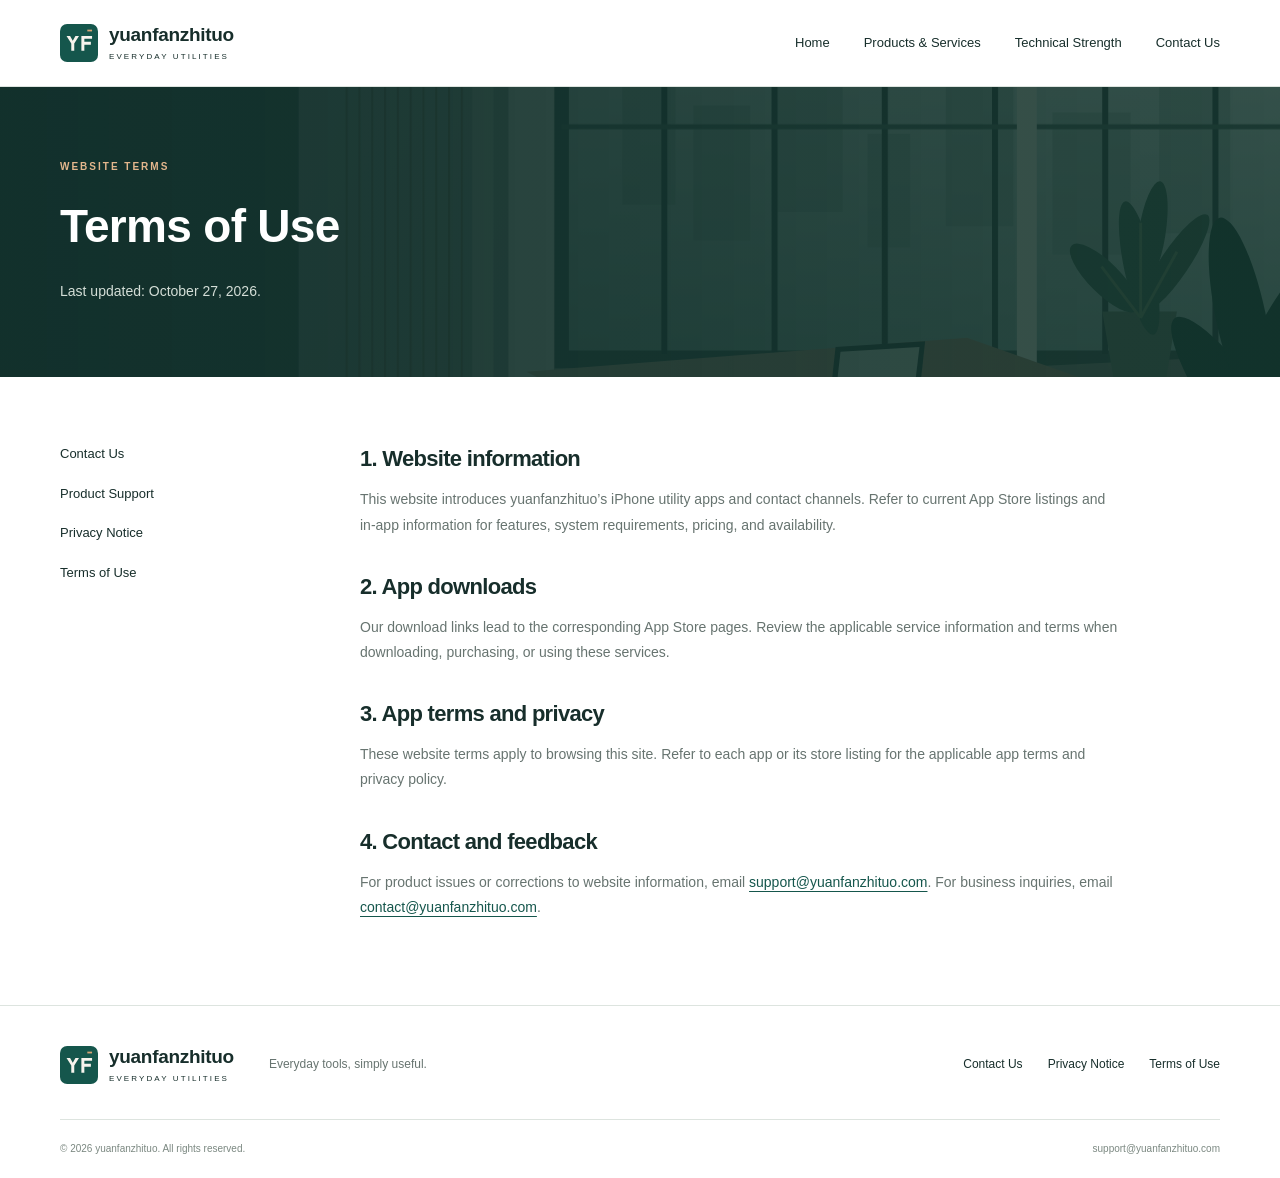
<file: terms.html>
<!doctype html>
<html lang="en">
  <head>
    <meta charset="utf-8">
    <meta name="viewport" content="width=device-width, initial-scale=1">
    <meta name="theme-color" content="#103f3a">
    <meta name="description" content="Information about the yuanfanzhituo website, app links, and contact channels.">
    <title>Terms of Use · yuanfanzhituo</title>
    <link rel="icon" href="assets/mark.svg" type="image/svg+xml">
    <link rel="stylesheet" href="styles.css">
  </head>
  <body>
    <a class="skip-link" href="#main">Skip to content</a><header class="site-header"><nav class="container nav" aria-label="Primary navigation"><a class="brand company-brand" href="index.html" aria-label="yuanfanzhituo home"><img src="assets/mark.svg" alt="" width="38" height="38"><span>yuanfanzhituo<span class="brand-en">EVERYDAY UTILITIES</span></span></a><div class="nav-links"><a href="index.html">Home</a><a href="services.html">Products &amp; Services</a><a href="technology.html">Technical Strength</a><a href="contact.html">Contact Us</a></div></nav></header>
    <main id="main"><section class="page-banner"><div class="container"><p class="eyebrow">WEBSITE TERMS</p><h1>Terms of Use</h1><p>Last updated: October 27, 2026.</p></div></section><div class="container content-layout"><nav class="side-nav" aria-label="Help navigation"><a href="contact.html">Contact Us</a><a href="support.html">Product Support</a><a href="privacy.html">Privacy Notice</a><a href="terms.html">Terms of Use</a></nav><article class="document"><section><h2>1. Website information</h2><p>This website introduces yuanfanzhituo’s iPhone utility apps and contact channels. Refer to current App Store listings and in-app information for features, system requirements, pricing, and availability.</p></section><section><h2>2. App downloads</h2><p>Our download links lead to the corresponding App Store pages. Review the applicable service information and terms when downloading, purchasing, or using these services.</p></section><section><h2>3. App terms and privacy</h2><p>These website terms apply to browsing this site. Refer to each app or its store listing for the applicable app terms and privacy policy.</p></section><section><h2>4. Contact and feedback</h2><p>For product issues or corrections to website information, email <a href="mailto:support@yuanfanzhituo.com">support@yuanfanzhituo.com</a>. For business inquiries, email <a href="mailto:contact@yuanfanzhituo.com">contact@yuanfanzhituo.com</a>.</p></section></article></div></main>
    <footer class="site-footer"><div class="container footer-main"><a class="brand company-brand" href="index.html" aria-label="yuanfanzhituo home"><img src="assets/mark.svg" alt="" width="38" height="38"><span>yuanfanzhituo<span class="brand-en">EVERYDAY UTILITIES</span></span></a><p>Everyday tools, simply useful.</p><nav aria-label="Footer navigation"><a href="contact.html">Contact Us</a><a href="privacy.html">Privacy Notice</a><a href="terms.html">Terms of Use</a></nav></div><div class="container footer-bottom"><span>© 2026 yuanfanzhituo. All rights reserved.</span><a href="mailto:support@yuanfanzhituo.com">support@yuanfanzhituo.com</a></div></footer>
  </body>
</html>
</file>
<file: styles.css>
@charset "UTF-8";
:root {
  --ink:#172e2b;
  --green:#15564c;
  --deep:#103f3a;
  --copper:#c58b60;
  --muted:#677470;
  --line:#dde4df;
  --paper:#f6f7f3;
  --white:#fff;
  --font:-apple-system,BlinkMacSystemFont,"Segoe UI","PingFang SC","Hiragino Sans GB","Microsoft YaHei",sans-serif;
}
* {
  box-sizing:border-box;
}
html {
  scroll-behavior:smooth;
  scroll-padding-top:100px;
}
body {
  margin:0;
  color:var(--ink);
  background:var(--white);
  font-family:var(--font);
  font-size:15px;
  line-height:1.8;
  -webkit-font-smoothing:antialiased;
}
a {
  color:inherit;
  text-decoration:none;
}
img {
  display:block;
  max-width:100%;
  object-fit:cover;
}
h1,h2,h3,p {
  margin:0;
}
a,button,summary {
  -webkit-tap-highlight-color:transparent;
}
a:focus-visible,summary:focus-visible {
  outline:3px solid var(--copper);
  outline-offset:5px;
}
.container {
  width:min(1160px,calc(100% - 80px));
  margin-inline:auto;
}
.skip-link {
  position:fixed;
  top:-100px;
  left:16px;
  padding:12px 20px;
  z-index:100;
  background:white;
}
.skip-link:focus {
  top:12px;
}
.site-header {
  position:sticky;
  top:0;
  z-index:10;
  background:rgba(255,255,255,.97);
  border-bottom:1px solid var(--line);
}
.nav {
  min-height:86px;
  display:flex;
  align-items:center;
  justify-content:space-between;
  gap:24px;
}
.brand {
  display:inline-flex;
  align-items:center;
  gap:11px;
  flex-shrink:0;
  font-size:23px;
  font-weight:700;
  line-height:1.2;
  letter-spacing:3px;
}
.brand-en {
  display:block;
  margin-top:5px;
  font-size:9px;
  letter-spacing:3.4px;
  font-weight:500;
}
.nav-links {
  display:flex;
  align-items:center;
  gap:34px;
  font-size:13px;
}
.nav-links a {
  padding-block:12px;
}
.nav-links a:hover,.footer-main nav a:hover {
  color:var(--copper);
}
.nav-links .nav-contact {
  padding:10px 17px;
  border:1px solid var(--line);
  border-radius:3px;
}
.nav-contact span {
  margin-left:12px;
}
.hero {
  position:relative;
  isolation:isolate;
  color:white;
  background:#182b28;
  overflow:hidden;
}
.hero-image {
  position:absolute;
  inset:0;
  z-index:-2;
  background:url("assets/hero.svg") center 54%/cover;
}
.hero::before {
  content:"";
  position:absolute;
  inset:0;
  z-index:-1;
  background:linear-gradient(90deg,rgba(10,29,26,.9) 0%,rgba(10,29,26,.66) 55%,rgba(10,29,26,.24) 100%);
}
.hero-inner {
  min-height:620px;
  padding-block:100px 85px;
  display:grid;
  grid-template-columns:1fr 270px;
  align-items:center;
  gap:70px;
}
.eyebrow {
  font-size:10px;
  letter-spacing:2px;
  font-weight:600;
  line-height:1.6;
}
.status-dot {
  display:inline-block;
  width:6px;
  height:6px;
  margin-right:10px;
  border-radius:50%;
  background:#d9ae7f;
  vertical-align:middle;
}
.hero h1 {
  font-size:clamp(40px,4.5vw,64px);
  font-weight:550;
  letter-spacing:2px;
  line-height:1.35;
  margin-top:28px;
}
.hero h1 span {
  color:#e4b78d;
}
.hero-description {
  margin-top:25px;
  font-size:15px;
  line-height:2.1;
  color:#d4ded7;
  letter-spacing:1px;
}
.actions {
  display:flex;
  align-items:center;
  gap:30px;
  margin-top:36px;
}
.button {
  display:inline-flex;
  justify-content:center;
  align-items:center;
  gap:30px;
  padding:13px 22px;
  min-height:50px;
  border-radius:3px;
  font-size:13px;
  font-weight:600;
  transition:background .2s,transform .2s;
}
.button:hover {
  transform:translateY(-2px);
}
.button-copper {
  background:var(--copper);
  color:#142e27;
}
.button-copper:hover {
  background:#d9a47b;
}
.text-link {
  display:inline-flex;
  align-items:center;
  gap:28px;
  font-size:13px;
  color:var(--green);
  font-weight:600;
}
.text-link:hover {
  text-decoration:underline;
  text-underline-offset:5px;
}
.light-link {
  color:#f3f5ef;
}
.hero-note {
  margin-top:110px;
  padding:26px;
  border:1px solid rgba(255,255,255,.27);
  background:rgba(24,51,43,.32);
  backdrop-filter:blur(12px);
}
.note-index {
  font-size:9px;
  letter-spacing:1.8px;
  color:#e4c3a0;
}
.note-line {
  width:30px;
  height:1px;
  margin-block:24px;
  background:#d7a47b;
}
.hero-note p {
  font-size:23px;
  line-height:1.65;
  letter-spacing:1px;
}
.note-caption {
  display:block;
  margin-top:21px;
  font-size:10px;
  color:#ced5cb;
}
.hero-bottom {
  display:flex;
  align-items:center;
  justify-content:space-between;
  padding-block:20px;
  border-top:1px solid rgba(255,255,255,.2);
  font-size:10px;
  letter-spacing:1px;
  color:#d8ded5;
}
.hero-bottom a span {
  margin-left:20px;
}
.principle-bar {
  background:var(--deep);
  color:white;
}
.principles {
  display:grid;
  grid-template-columns:repeat(4,1fr);
  padding-block:27px;
}
.principles>span {
  border-right:1px solid #ffffff26;
  padding-left:30px;
  font-size:12px;
  letter-spacing:2px;
}
.principles>span:first-child {
  padding-left:0;
}
.principles>span:last-child {
  border:0;
}
.principles small {
  display:block;
  margin-top:4px;
  font-size:8px;
  font-weight:400;
  letter-spacing:1.3px;
  color:#a9c3b7;
}
.section {
  padding-block:96px;
}
.section-heading {
  display:grid;
  grid-template-columns:1.1fr .9fr;
  align-items:end;
  gap:100px;
  margin-bottom:48px;
}
.green {
  color:var(--green);
}
h2 {
  margin-top:18px;
  font-size:clamp(28px,3vw,39px);
  font-weight:550;
  line-height:1.5;
  letter-spacing:1px;
}
.section-intro {
  color:var(--muted);
  font-size:14px;
  line-height:2.1;
  max-width:410px;
}
.values {
  display:grid;
  grid-template-columns:repeat(4,1fr);
  border-top:1px solid var(--line);
  border-bottom:1px solid var(--line);
}
.values article {
  padding:28px 25px 30px 0;
}
.values article+article {
  padding-left:25px;
  border-left:1px solid var(--line);
}
.value-number {
  display:flex;
  justify-content:space-between;
  color:var(--green);
  font-size:26px;
  font-weight:400;
}
.value-number>span {
  color:#cbd2cb;
  font-size:20px;
}
h3 {
  font-size:18px;
  font-weight:600;
  letter-spacing:.5px;
}
.values h3 {
  margin-top:24px;
}
.values p {
  margin-top:10px;
  color:var(--muted);
  font-size:12px;
  line-height:1.9;
}
.service-section {
  background:var(--paper);
}
.service-grid {
  display:grid;
  grid-template-columns:repeat(3,1fr);
  gap:20px;
}
.service-card {
  padding:30px;
  background:white;
  border:1px solid #e4e8df;
  border-radius:4px;
}
.service-top {
  display:flex;
  justify-content:space-between;
  align-items:center;
  color:#99a8a0;
  font-size:11px;
}
.service-icon {
  display:grid;
  place-items:center;
  width:46px;
  height:46px;
  font-size:29px;
  color:var(--green);
  background:#edf2e9;
  border-radius:3px;
}
.card-label {
  margin-top:36px;
  font-size:9px;
  letter-spacing:1.5px;
  color:var(--green);
}
.service-card h3 {
  margin-top:7px;
  font-size:22px;
}
.service-card>p:not(.card-label) {
  margin-top:15px;
  font-size:13px;
  line-height:2;
  color:var(--muted);
  min-height:78px;
}
.service-card .text-link {
  margin-top:30px;
  padding-top:22px;
  border-top:1px solid var(--line);
  width:100%;
  justify-content:space-between;
}
.dark-card {
  background:var(--deep);
  border-color:var(--deep);
  color:#fff;
}
.dark-card .service-icon {
  background:#ffffff12;
  color:#e1b78d;
}
.dark-card .card-label,.dark-card .text-link {
  color:#e1b78d;
}
.dark-card>p:not(.card-label) {
  color:#bdd0c7;
}
.dark-card .text-link {
  border-color:#ffffff26;
}
.approach-grid {
  display:grid;
  grid-template-columns:1.05fr 1fr;
  gap:85px;
  align-items:center;
}
.workspace-image {
  position:relative;
  min-height:530px;
  height:100%;
  background:var(--deep);
  overflow:hidden;
  border-radius:4px;
}
.workspace-image>img {
  position:absolute;
  inset:0;
  width:100%;
  height:100%;
}
.workspace-image::after {
  content:"";
  position:absolute;
  inset:0;
  background:linear-gradient(0deg,rgba(8,33,27,.8),transparent 65%);
}
.image-caption {
  position:absolute;
  bottom:35px;
  left:35px;
  right:25px;
  z-index:1;
  color:white;
}
.image-caption>span {
  font-size:9px;
  letter-spacing:2px;
}
.image-caption strong {
  display:block;
  margin-top:12px;
  font-size:29px;
  line-height:1.6;
  letter-spacing:1px;
  font-weight:500;
}
.approach-copy h2 {
  margin-bottom:27px;
}
.approach-item {
  display:flex;
  gap:22px;
  padding-block:20px;
  border-top:1px solid var(--line);
}
.approach-item>span {
  font-size:11px;
  color:var(--copper);
  padding-top:4px;
}
.approach-item h3 {
  font-size:16px;
}
.approach-item p {
  margin-top:6px;
  font-size:13px;
  color:var(--muted);
}
.product-section {
  background:#ecf0e8;
  overflow:hidden;
}
.product-inner {
  display:grid;
  grid-template-columns:1fr 1fr;
  align-items:center;
  gap:40px;
  padding-block:65px;
}
.product-inner>div>p:not(.eyebrow) {
  margin-top:20px;
  color:var(--muted);
  font-size:14px;
}
.product-inner .text-link {
  margin-top:26px;
}
.product-art {
  height:320px;
  position:relative;
  display:grid;
  place-items:center;
}
.art-orbit {
  position:absolute;
  border:1px solid #bbc8b8;
  border-radius:50%;
  height:290px;
  width:290px;
}
.orbit-one {
  transform:rotate(-30deg) scaleX(1.4);
}
.orbit-two {
  transform:rotate(30deg) scaleX(1.4);
}
.art-square {
  display:grid;
  place-items:center;
  width:145px;
  height:145px;
  transform:rotate(-10deg);
  border:1px solid #d9e2d3;
  border-radius:32px;
  background:linear-gradient(145deg,#fafcf7,#d4dfce);
  box-shadow:16px 25px 40px #294e3920;
}
.art-square img {
  border-radius:21px;
}
.art-label {
  position:absolute;
  bottom:5px;
  font-size:9px;
  letter-spacing:3px;
  color:var(--green);
}
.contact-band {
  display:flex;
  justify-content:space-between;
  align-items:center;
  gap:35px;
  padding:46px 48px;
  border-radius:4px;
  background:var(--deep);
  color:white;
  position:relative;
  overflow:hidden;
}
.contact-band::after {
  content:"";
  position:absolute;
  right:-90px;
  top:-200px;
  width:520px;
  height:520px;
  border:1px solid #ffffff12;
  border-radius:50%;
  pointer-events:none;
}
.contact-band .eyebrow {
  color:#d6b08a;
}
.contact-band h2 {
  font-size:30px;
  margin-top:12px;
}
.contact-band p:last-child {
  margin-top:10px;
  font-size:13px;
  color:#c0d0c8;
}
.button-white {
  background:#f7f6ef;
  color:var(--deep);
  flex-shrink:0;
  z-index:1;
}
.button-white:hover {
  background:#e1b78d;
}
.site-footer {
  border-top:1px solid var(--line);
  padding-top:40px;
}
.footer-main {
  display:flex;
  align-items:center;
  gap:35px;
  padding-bottom:35px;
}
.footer-main .brand {
  font-size:19px;
}
.footer-main>p {
  font-size:12px;
  color:var(--muted);
}
.footer-main nav {
  margin-left:auto;
  display:flex;
  gap:25px;
  font-size:12px;
}
.footer-bottom {
  padding-block:20px;
  border-top:1px solid var(--line);
  display:flex;
  justify-content:space-between;
  gap:20px;
  color:#7b8881;
  font-size:10px;
}
.page-heading {
  background:var(--paper);
  padding-block:65px;
}
.page-heading h1 {
  font-size:38px;
  font-weight:550;
  margin-block:13px;
}
.page-heading .lead {
  max-width:620px;
  color:var(--muted);
  font-size:14px;
}
.content-layout {
  display:grid;
  grid-template-columns:230px 1fr;
  gap:70px;
  padding-block:65px 85px;
}
.side-nav {
  display:flex;
  flex-direction:column;
  align-items:flex-start;
  gap:16px;
  font-size:13px;
}
.side-nav a[aria-current="page"] {
  color:var(--green);
  font-weight:700;
}
.document {
  max-width:760px;
  min-width:0;
}
.document section+section {
  margin-top:32px;
}
.document h2 {
  font-size:22px;
  margin:0 0 12px;
}
.document p,.document li {
  color:var(--muted);
  font-size:14px;
  overflow-wrap:anywhere;
}
.document ul {
  padding-left:20px;
}
.notice {
  padding:20px 24px;
  border-left:3px solid var(--copper);
  background:#faf4ec;
  margin-bottom:30px;
}
.notice strong {
  display:block;
  font-size:15px;
  margin-bottom:5px;
}
.support-card {
  border:1px solid var(--line);
  padding:26px;
  margin-block:25px;
  border-radius:4px;
}
.support-card h2 {
  margin-bottom:12px;
}
.document a {
  color:var(--green);
  text-decoration:underline;
  text-underline-offset:4px;
}
details {
  border-bottom:1px solid var(--line);
  padding-block:18px;
}
summary {
  font-size:15px;
  cursor:pointer;
  font-weight:600;
}
details p {
  margin-top:12px;
}
.small-note {
  font-size:12px!important;
}
@media(min-width:1600px) {
  .hero-inner {
    min-height:690px;
  }
}
@media(max-width:1000px) {
  .container {
    width:calc(100% - 48px);
  }
  .nav-links {
    gap:22px;
  }
  .hero-inner {
    grid-template-columns:1fr 240px;
    gap:30px;
    min-height:580px;
  }
  .hero-note {
    padding:22px;
  }
  .section-heading {
    gap:50px;
  }
  .approach-grid {
    gap:45px;
  }
  .service-card {
    padding:24px;
  }
  .principles>span {
    padding-left:20px;
  }
  .footer-main {
    gap:22px;
  }
  .footer-main nav {
    gap:18px;
  }
}
@media(max-width:760px) {
  html {
    scroll-padding-top:120px;
  }
  .container {
    width:calc(100% - 40px);
  }
  .nav {
    min-height:auto;
    flex-wrap:wrap;
    padding-top:16px;
    padding-bottom:10px;
    gap:12px;
  }
  .brand {
    font-size:21px;
  }
  .brand>img {
    width:34px;
    height:34px;
  }
  .nav-links {
    justify-content:space-between;
    gap:12px;
    width:100%;
    font-size:12px;
  }
  .nav-links a {
    padding-block:8px;
  }
  .nav-links .nav-contact {
    padding:7px 10px;
  }
  .nav-contact span {
    margin-left:5px;
  }
  .hero-inner {
    min-height:auto;
    grid-template-columns:1fr;
    padding-block:62px 45px;
    gap:40px;
  }
  .hero h1 {
    font-size:42px;
    letter-spacing:0;
    margin-top:25px;
  }
  .hero .eyebrow {
    font-size:8px;
    letter-spacing:1.4px;
  }
  .hero-description {
    font-size:13px;
    letter-spacing:.4px;
  }
  .hero-image {
    background-position:62% center;
  }
  .hero::before {
    background:linear-gradient(90deg,rgba(10,29,26,.91),rgba(10,29,26,.58));
  }
  .hero-note {
    margin-top:0;
    max-width:100%;
    padding:20px;
    display:grid;
    grid-template-columns:1fr 1fr;
    gap:8px 15px;
  }
  .note-index {
    font-size:8px;
    grid-column:1/-1;
  }
  .note-line {
    margin:7px 0;
    grid-column:1/-1;
  }
  .hero-note p {
    font-size:18px;
  }
  .note-caption {
    margin-top:0;
    align-self:end;
    font-size:9px;
  }
  .hero-bottom {
    font-size:9px;
    letter-spacing:0;
    gap:10px;
  }
  .hero-bottom a span {
    margin-left:10px;
  }
  .actions {
    gap:24px;
  }
  .principles {
    grid-template-columns:repeat(2,1fr);
    gap:22px 12px;
    padding-block:25px;
  }
  .principles>span {
    padding-left:0;
    border:0;
    font-size:11px;
  }
  .principles small {
    font-size:7px;
    letter-spacing:1px;
  }
  .section {
    padding-block:58px;
  }
  .section-heading {
    grid-template-columns:1fr;
    gap:22px;
    margin-bottom:30px;
  }
  h2 {
    font-size:29px;
  }
  .section-intro {
    font-size:13px;
    max-width:none;
  }
  .values {
    grid-template-columns:repeat(2,1fr);
  }
  .values article,.values article+article {
    padding:22px 17px 24px 0;
    border:0;
  }
  .values article:nth-child(even) {
    padding-left:18px;
    border-left:1px solid var(--line);
  }
  .values article:nth-child(-n+2) {
    border-bottom:1px solid var(--line);
  }
  .value-number {
    font-size:23px;
  }
  .values h3 {
    font-size:16px;
    margin-top:16px;
  }
  .values p {
    font-size:12px;
  }
  .service-grid {
    grid-template-columns:1fr;
    gap:15px;
  }
  .service-card {
    padding:26px;
  }
  .card-label {
    margin-top:25px;
  }
  .service-card>p:not(.card-label) {
    min-height:0;
  }
  .service-card .text-link {
    margin-top:22px;
    padding-top:18px;
  }
  .approach-grid {
    grid-template-columns:1fr;
    gap:35px;
  }
  .workspace-image {
    min-height:390px;
  }
  .image-caption {
    left:26px;
    bottom:26px;
  }
  .image-caption strong {
    font-size:26px;
  }
  .product-inner {
    grid-template-columns:1fr;
    padding-block:50px;
    gap:30px;
  }
  .product-art {
    height:240px;
  }
  .art-orbit {
    width:210px;
    height:210px;
  }
  .art-square {
    width:120px;
    height:120px;
  }
  .art-square img {
    width:78px;
    height:78px;
  }
  .art-label {
    font-size:8px;
  }
  .contact-band {
    padding:32px 26px;
    align-items:flex-start;
    flex-direction:column;
    gap:25px;
  }
  .contact-band h2 {
    font-size:26px;
  }
  .contact-band .eyebrow {
    font-size:8px;
  }
  .footer-main {
    flex-wrap:wrap;
    gap:20px;
  }
  .footer-main>p {
    margin-left:auto;
  }
  .footer-main nav {
    margin:0;
    width:100%;
    gap:26px;
  }
  .footer-bottom {
    flex-direction:column;
    gap:3px;
    font-size:9px;
  }
  .page-heading {
    padding-block:42px;
  }
  .page-heading h1 {
    font-size:31px;
  }
  .content-layout {
    grid-template-columns:1fr;
    gap:30px;
    padding-block:32px 55px;
  }
  .side-nav {
    flex-direction:row;
    flex-wrap:wrap;
    gap:20px;
    padding-bottom:20px;
    border-bottom:1px solid var(--line);
  }
  .document h2 {
    font-size:20px;
  }
  .document p,.document li {
    font-size:13px;
  }
  .notice {
    padding:18px;
  }
  .support-card {
    padding:21px;
  }
}
@media(max-width:360px) {
  .container {
    width:calc(100% - 32px);
  }
  .hero h1 {
    font-size:36px;
  }
  .nav-links {
    gap:8px;
    font-size:11px;
  }
  .actions {
    gap:18px;
  }
  .button {
    padding-inline:16px;
    gap:20px;
  }
  .text-link {
    gap:15px;
  }
}
@media(prefers-reduced-motion:reduce) {
  html {
    scroll-behavior:auto;
  }
  .button {
    transition:none;
  }
  .button:hover {
    transform:none;
  }
}

/* Company navigation and product presentation. */
.company-brand,.footer-main .company-brand {
  font-size:19px;
  letter-spacing:-.3px;
}
.company-brand .brand-en {
  font-size:8px;
  letter-spacing:2.1px;
}
.nav-links a[aria-current="page"] {
  color:var(--green);
  box-shadow:0 2px 0 var(--green);
}
.hero-inner {
  grid-template-columns:minmax(0,1fr) 330px;
  gap:45px;
}
.app-showcase {
  padding:26px;
  border:1px solid #ffffff38;
  background:#153a32c9;
  border-radius:6px;
  backdrop-filter:blur(12px);
}
.app-showcase>.eyebrow {color:#e4b78d;margin-bottom:20px}
.mini-app {display:flex;align-items:center;gap:12px;padding-block:17px;border-top:1px solid #ffffff24}
.mini-app img {border-radius:10px;flex-shrink:0}
.mini-app>span:nth-child(2) {flex:1;min-width:0}
.mini-app strong {display:block;font-size:12px;line-height:1.5;font-weight:600}
.mini-app small {display:block;color:#c0d0c8;font-size:11px;margin-top:3px}
.mini-app>span:last-child {color:#e4b78d}
.mini-app:hover strong {text-decoration:underline;text-underline-offset:4px}
.app-icon {border-radius:15px;border:1px solid var(--line)}
.app-card {display:flex;flex-direction:column;align-items:stretch}
.app-card h3 {margin-top:26px;font-size:21px;line-height:1.4}
.app-card .service-top {gap:14px}
.app-card>p.app-features {min-height:0;font-size:11px;color:var(--green);margin-top:16px;padding-bottom:24px}
.app-card .text-link {margin-top:auto}
.page-banner {
  padding-block:72px;
  color:white;
  background:linear-gradient(90deg,#102f2bf2,#102f2bc9),url("assets/hero.svg") center 48%/cover;
}
.page-banner .eyebrow {color:#e4b78d}
.page-banner h1 {margin-top:19px;font-size:clamp(30px,3.8vw,46px);line-height:1.4;font-weight:550;letter-spacing:1px}
.page-banner .container>p:last-child {max-width:710px;font-size:14px;line-height:2;margin-top:19px;color:#d4ded7}
.compact-cards .service-card>p {min-height:0}
.contact-grid {display:grid;grid-template-columns:1.15fr 1fr;gap:28px;align-items:start}
.contact-panel {min-width:0;padding:32px;border:1px solid var(--line);border-radius:4px}
.contact-panel h2 {margin-block:13px 12px;font-size:25px}
.muted,.contact-panel>p:not(.eyebrow) {color:var(--muted);font-size:13px}
.contact-list {list-style:none;padding:0;margin:28px 0 0}
.contact-list li {display:grid;grid-template-columns:105px minmax(0,1fr);gap:20px;padding-block:22px;border-top:1px solid var(--line)}
.contact-list li:last-child {padding-bottom:0}
.contact-list strong {font-size:14px;font-weight:600}
.contact-list small {display:block;font-size:9px;color:var(--muted)}
.contact-list a {font-size:14px;font-weight:600;color:var(--green);text-decoration:underline;text-underline-offset:4px;overflow-wrap:anywhere}
.contact-list p {font-size:11px;color:var(--muted);margin-top:6px}
.contact-help {background:var(--paper)}
.feedback-steps {padding:0;margin:26px 0;counter-reset:feedback;list-style:none}
.feedback-steps li {position:relative;padding:0 0 21px 40px;counter-increment:feedback}
.feedback-steps li::before {content:"0" counter(feedback);position:absolute;left:0;top:2px;font-size:12px;color:var(--copper)}
.feedback-steps strong {display:block;font-size:14px}
.feedback-steps span {display:block;font-size:12px;color:var(--muted);margin-top:4px}
.button-green {background:var(--green);color:white}
.contact-help>.small-note {margin-top:20px}
.faq-section {padding-bottom:75px}
.faq-section h2 {font-size:26px;margin-bottom:20px}
.faq-section p {color:var(--muted);font-size:14px}
.faq-section a {color:var(--green);text-decoration:underline;text-underline-offset:4px}
@media(max-width:1000px) {
  .hero-inner {grid-template-columns:minmax(0,1fr) 290px;gap:25px}
  .hero h1 {font-size:43px}
  .app-showcase {padding:22px}
  .contact-grid {grid-template-columns:1fr}
  .contact-list li {grid-template-columns:140px minmax(0,1fr)}
  .app-card .service-top {align-items:flex-start;flex-direction:column}
}
@media(max-width:760px) {
  .hero-inner {grid-template-columns:1fr;gap:35px}
  .hero h1 {font-size:38px}
  .hero-description br {display:none}
  .nav-links {gap:16px}
  .page-banner {padding-block:45px}
  .page-banner h1 {font-size:30px}
  .page-banner .container>p:last-child {font-size:13px}
  .app-card .service-top {align-items:center;flex-direction:row}
  .app-card>p:not(.card-label) {min-height:0}
  .contact-panel {padding:24px}
  .contact-panel h2 {font-size:23px}
  .contact-list li {grid-template-columns:1fr;gap:9px}
  .contact-list li>div:first-child {display:flex;align-items:baseline;gap:12px}
  .contact-list a {font-size:13px}
  .footer-main>p {margin-left:0}
}
@media(max-width:360px) {
  .hero h1 {font-size:34px}
  .company-brand,.footer-main .company-brand {font-size:18px}
  .nav-links {gap:9px}
}

/* Keep English labels readable across desktop and phone layouts. */
.hero h1,h2,.page-banner h1 {
  letter-spacing:-.7px;
}
.service-top>span {
  overflow-wrap:anywhere;
}
.contact-list li {
  grid-template-columns:130px minmax(0,1fr);
}
@media(max-width:760px) {
  html {
    scroll-padding-top:190px;
  }
  .nav-links {
    display:grid;
    grid-template-columns:repeat(2,minmax(0,1fr));
    gap:2px 16px;
  }
  .nav-links a {
    display:flex;
    align-items:center;
    min-height:44px;
    white-space:normal;
  }
  .hero .actions {
    flex-wrap:wrap;
    gap:20px;
  }
  .principles>span {
    letter-spacing:.2px;
  }
  .contact-list li {
    grid-template-columns:1fr;
  }
  .contact-list li>div:first-child {
    flex-wrap:wrap;
  }
  .page-banner h1 {
    overflow-wrap:anywhere;
  }
}
</file>
